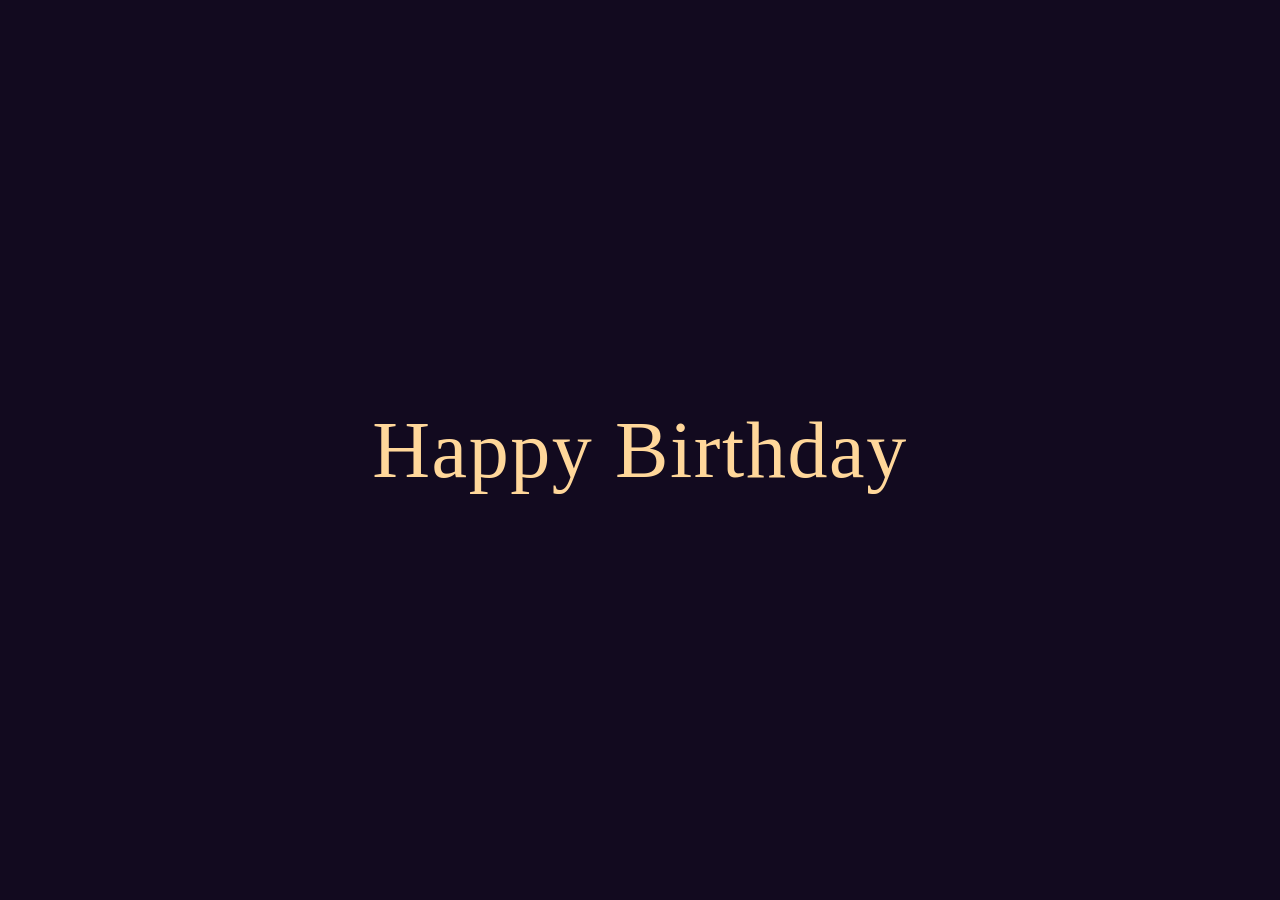
<file: index.html>
<!DOCTYPE html>
<html lang="en">
<head>
<meta charset="utf-8" />
<meta name="viewport" content="width=device-width, initial-scale=1" />
<title>Happy Birthday</title>
<meta name="theme-color" content="#120a1f" />
<style>
  html, body { height: 100%; margin: 0; }
  body {
    display: grid;
    place-items: center;
    padding: 16px;
    box-sizing: border-box;
    background: #120a1f;
    color: #ffd79a;
    font-family: Georgia, "Times New Roman", serif;
    text-align: center;
  }
  h1 {
    margin: 0;
    font-size: clamp(36px, 10vw, 80px);
    font-weight: 400;
    letter-spacing: .02em;
  }
</style>
</head>
<body>
<h1>Happy Birthday</h1>
</body>
</html>
</file>
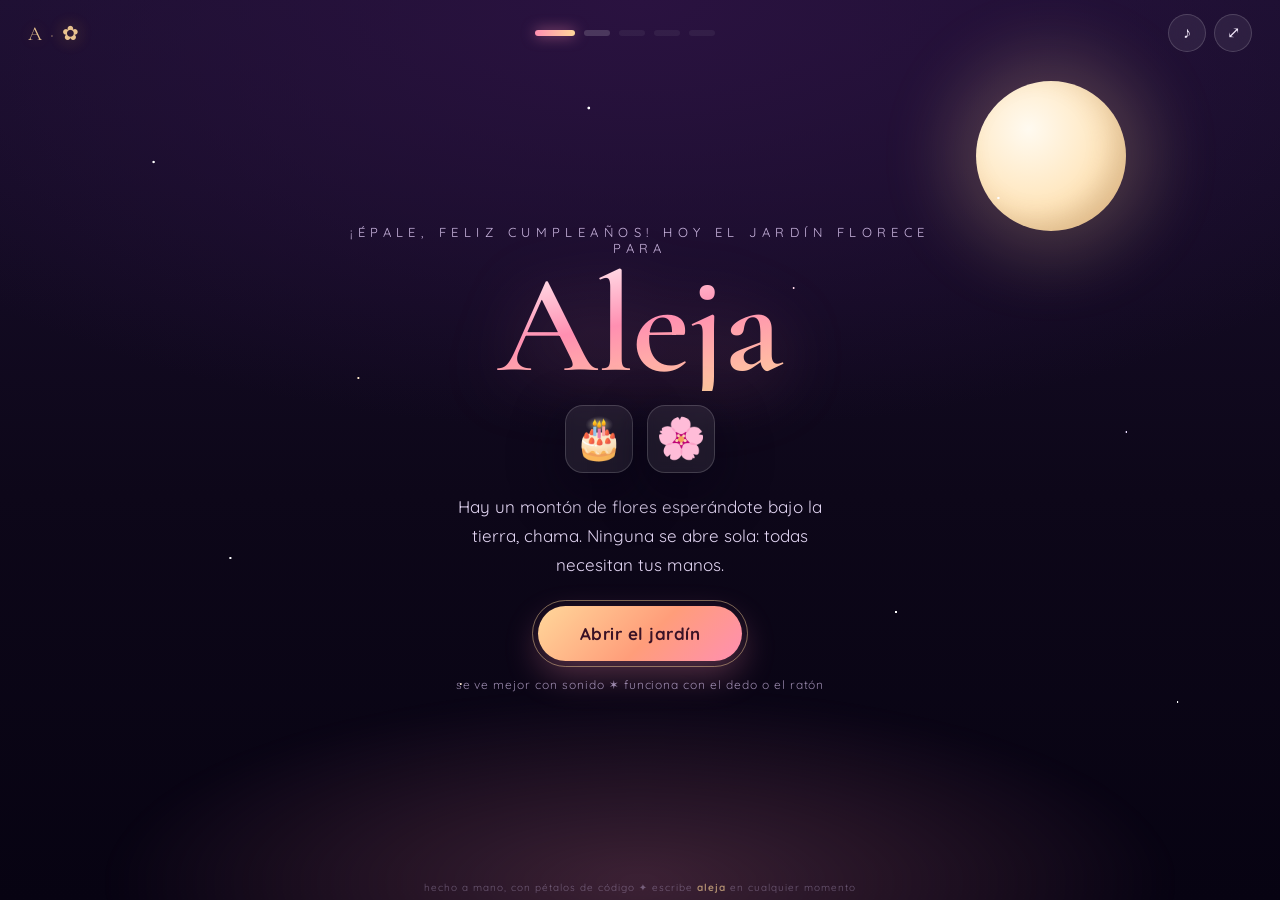
<file: Aleja/index.html>
<!DOCTYPE html>
<html lang="es">
<head>
<meta charset="utf-8" />
<meta name="viewport" content="width=device-width, initial-scale=1, viewport-fit=cover" />
<title>El jardín de Aleja</title>
<meta name="description" content="Una felicitación de cumpleaños interactiva hecha de flores para Aleja." />
<meta name="theme-color" content="#120a1f" />
<meta name="robots" content="noindex, nofollow" />
<link rel="icon" href="data:image/svg+xml,<svg xmlns='http://www.w3.org/2000/svg' viewBox='0 0 100 100'><text y='.9em' font-size='90'>🌸</text></svg>" />
<link rel="preconnect" href="https://fonts.googleapis.com" />
<link rel="preconnect" href="https://fonts.gstatic.com" crossorigin />
<link href="https://fonts.googleapis.com/css2?family=Cormorant+Garamond:ital,wght@0,400;0,600;1,400&family=Quicksand:wght@400;500;700&display=swap" rel="stylesheet" />
<link rel="stylesheet" href="css/styles.css" />
</head>
<body data-scene="intro">

<canvas id="fx" aria-hidden="true"></canvas>

<header class="topbar">
  <div class="brand" aria-hidden="true"><span id="brand-initial">A</span><i>·</i>✿</div>
  <nav class="dots" id="dots" aria-label="Capítulos"></nav>
  <div class="tools">
    <button class="icon-btn" id="btn-sound" aria-pressed="false" title="Música y sonidos">
      <span class="ico">♪</span>
    </button>
    <button class="icon-btn" id="btn-full" title="Pantalla completa">
      <span class="ico">⤢</span>
    </button>
  </div>
</header>

<main id="stage">

  <!-- ░░ 1 · PORTADA ░░ -->
  <section class="scene scene--center is-active" id="scene-intro" data-scene="intro">
    <div class="sky" aria-hidden="true">
      <div class="moon"></div>
      <div class="stars"></div>
      <div class="glow"></div>
    </div>
    <div class="intro-card">
      <p class="kicker">¡Épale, feliz cumpleaños! Hoy el jardín florece para</p>
      <h1 class="name" data-name>Aleja</h1>
      <div class="tiles" aria-hidden="true">
        <span>🎂</span><span>🌸</span>
      </div>
      <p class="lede">
        Hay un montón de flores esperándote bajo la tierra, chama. Ninguna se abre sola:
        todas necesitan tus manos.
      </p>
      <button class="btn btn--big" id="btn-start">
        <span>Abrir el jardín</span>
      </button>
      <p class="hint">se ve mejor con sonido ✶ funciona con el dedo o el ratón</p>
    </div>
  </section>

  <!-- ░░ 2 · EL JARDÍN ░░ -->
  <section class="scene" id="scene-garden" data-scene="garden">
    <canvas id="garden" aria-label="Jardín interactivo: mantén presionado para hacer crecer una flor"></canvas>
    <div class="hud hud--top">
      <div class="counter">
        <svg viewBox="0 0 36 36" class="ring" aria-hidden="true">
          <circle class="ring-bg" cx="18" cy="18" r="15.5"></circle>
          <circle class="ring-fg" id="ring-fg" cx="18" cy="18" r="15.5"></circle>
        </svg>
        <div class="counter-txt"><b id="count">0</b><small>/<span data-count>12</span> flores</small></div>
      </div>
      <p class="tip" id="garden-tip">Mantén presionado sobre la tierra ✦ suéltalo para florecer</p>
    </div>
    <div class="hud hud--bottom">
      <div class="whisper" id="whisper" aria-live="polite"></div>
      <button class="btn btn--ghost is-hidden" id="btn-to-cake">La torta te espera →</button>
    </div>
  </section>

  <!-- ░░ 3 · LA TARTA ░░ -->
  <section class="scene scene--center" id="scene-cake" data-scene="cake">
    <div class="cake-wrap">
      <h2 class="chapter">Pide un deseo</h2>
      <p class="chapter-sub" id="cake-sub">Sopla al micrófono, o apágalas con el dedo. Tú eliges la magia.</p>
      <div class="cake" id="cake">
        <div class="candles" id="candles"></div>
        <div class="tier tier--1"><span class="drip"></span></div>
        <div class="tier tier--2"><span class="drip"></span></div>
        <div class="tier tier--3"><span class="drip"></span></div>
        <div class="plate"></div>
      </div>
      <div class="cake-tools">
        <button class="btn btn--ghost" id="btn-mic">🎤 Soplar de verdad</button>
        <button class="btn btn--ghost" id="btn-blow">💨 Soplar todas</button>
      </div>
      <div class="wish is-hidden" id="wish">
        <p>Pide el deseo.</p>
        <button class="btn" id="btn-to-game">Ya lo pedí →</button>
      </div>
      <div class="mic-meter is-hidden" id="mic-meter"><i></i></div>
    </div>
  </section>

  <!-- ░░ 4 · MINIJUEGO ░░ -->
  <section class="scene" id="scene-game" data-scene="game">
    <canvas id="game" aria-label="Minijuego: atrapa los pétalos que caen"></canvas>
    <div class="hud hud--top">
      <div class="score">
        <b id="score">0</b><small>/<span data-count>12</span> pétalos</small>
        <div class="bar"><i id="score-bar"></i></div>
      </div>
      <p class="tip">Mueve la cesta ✦ dedo, ratón o flechas ← →</p>
    </div>
    <div class="hud hud--bottom">
      <div class="whisper" id="game-whisper" aria-live="polite"></div>
      <button class="btn btn--ghost is-hidden" id="btn-to-final">El ramo final →</button>
    </div>
  </section>

  <!-- ░░ 5 · FINAL ░░ -->
  <section class="scene" id="scene-final" data-scene="final">
    <canvas id="bouquet" aria-label="Ramo final: toca una flor para leer su deseo"></canvas>

    <div class="hud hud--top">
      <p class="tip" id="final-tip">Tu ramo ✦ toca cualquier flor: todas guardan un deseo</p>
    </div>

    <div class="hud hud--bottom">
      <div class="whisper" id="final-whisper" aria-live="polite"></div>
      <div class="final-tools">
        <button class="btn" id="btn-letter">Leer la carta</button>
        <button class="btn btn--ghost" id="btn-wishes">Todos los deseos</button>
        <button class="btn btn--ghost" id="btn-replay">Sembrar otra vez</button>
      </div>
    </div>

    <div class="sheet is-hidden" id="sheet">
      <div class="letter" id="letter">
        <button class="deck-close" id="sheet-close" title="Cerrar">✕</button>
        <h2>Feliz cumpleaños, <em data-name>Aleja</em></h2>
        <p class="letter-body" id="letter-body"></p>
        <p class="letter-sign">— con burda de cariño, hoy y siempre</p>
      </div>
    </div>

    <div class="deck is-hidden" id="deck">
      <button class="deck-close" id="deck-close" title="Cerrar">✕</button>
      <div class="deck-card" id="deck-card">
        <span class="deck-num" id="deck-num">01</span>
        <p id="deck-text"></p>
      </div>
      <div class="deck-nav">
        <button class="icon-btn" id="deck-prev" title="Anterior">‹</button>
        <span class="deck-of" id="deck-of">1 / 12</span>
        <button class="icon-btn" id="deck-next" title="Siguiente">›</button>
      </div>
    </div>
  </section>

</main>

<div class="egg" id="egg" aria-hidden="true"></div>
<p class="credit">hecho a mano, con pétalos de código ✦ escribe <b id="egg-word">aleja</b> en cualquier momento</p>

<script type="module" src="js/main.js"></script>
</body>
</html>
</file>
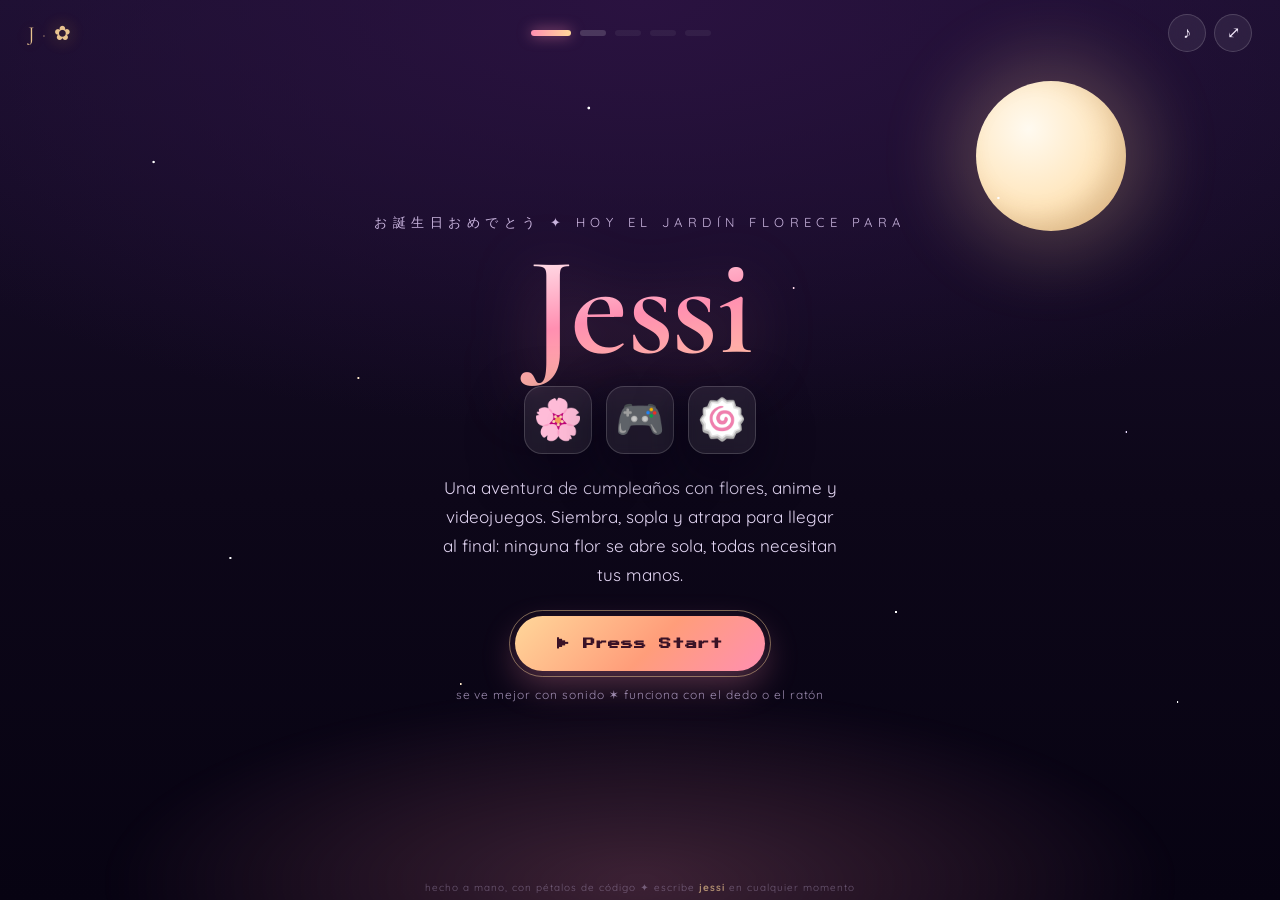
<file: Jessi/index.html>
<!DOCTYPE html>
<html lang="es">
<head>
<meta charset="utf-8" />
<meta name="viewport" content="width=device-width, initial-scale=1, viewport-fit=cover" />
<title>El jardín de Jessi</title>
<meta name="description" content="Una felicitación de cumpleaños interactiva con flores, anime y videojuegos para Jessi." />
<meta name="theme-color" content="#120a1f" />
<meta name="robots" content="noindex, nofollow" />
<link rel="icon" href="data:image/svg+xml,<svg xmlns='http://www.w3.org/2000/svg' viewBox='0 0 100 100'><text y='.9em' font-size='90'>🌸</text></svg>" />
<link rel="preconnect" href="https://fonts.googleapis.com" />
<link rel="preconnect" href="https://fonts.gstatic.com" crossorigin />
<link href="https://fonts.googleapis.com/css2?family=Cormorant+Garamond:ital,wght@0,400;0,600;1,400&family=Quicksand:wght@400;500;700&family=Press+Start+2P&display=swap" rel="stylesheet" />
<link rel="stylesheet" href="css/styles.css" />
</head>
<body data-scene="intro">

<canvas id="fx" aria-hidden="true"></canvas>

<header class="topbar">
  <div class="brand" aria-hidden="true"><span id="brand-initial">J</span><i>·</i>✿</div>
  <nav class="dots" id="dots" aria-label="Capítulos"></nav>
  <div class="tools">
    <button class="icon-btn" id="btn-sound" aria-pressed="false" title="Música y sonidos">
      <span class="ico">♪</span>
    </button>
    <button class="icon-btn" id="btn-full" title="Pantalla completa">
      <span class="ico">⤢</span>
    </button>
  </div>
</header>

<main id="stage">

  <!-- ░░ 1 · PORTADA ░░ -->
  <section class="scene scene--center is-active" id="scene-intro" data-scene="intro">
    <div class="sky" aria-hidden="true">
      <div class="moon"></div>
      <div class="stars"></div>
      <div class="glow"></div>
    </div>
    <div class="intro-card">
      <p class="kicker">お誕生日おめでとう ✦ hoy el jardín florece para</p>
      <h1 class="name" data-name>Jessi</h1>
      <div class="tiles" aria-hidden="true">
        <span>🌸</span><span>🎮</span><span>🍥</span>
      </div>
      <p class="lede">
        Una aventura de cumpleaños con flores, anime y videojuegos. Siembra, sopla y atrapa
        para llegar al final: ninguna flor se abre sola, todas necesitan tus manos.
      </p>
      <button class="btn btn--big btn--start" id="btn-start">
        <span>▶ Press Start</span>
      </button>
      <p class="hint">se ve mejor con sonido ✶ funciona con el dedo o el ratón</p>
    </div>
  </section>

  <!-- ░░ 2 · EL JARDÍN ░░ -->
  <section class="scene" id="scene-garden" data-scene="garden">
    <canvas id="garden" aria-label="Jardín interactivo: mantén presionado para hacer crecer una flor"></canvas>
    <div class="hud hud--top">
      <div class="counter">
        <svg viewBox="0 0 36 36" class="ring" aria-hidden="true">
          <circle class="ring-bg" cx="18" cy="18" r="15.5"></circle>
          <circle class="ring-fg" id="ring-fg" cx="18" cy="18" r="15.5"></circle>
        </svg>
        <div class="counter-txt"><b id="count">0</b><small>/<span data-count>12</span> flores</small></div>
      </div>
      <p class="tip" id="garden-tip">Mantén presionado sobre la tierra ✦ suéltalo para florecer</p>
    </div>
    <div class="hud hud--bottom">
      <div class="whisper" id="whisper" aria-live="polite"></div>
      <button class="btn btn--ghost is-hidden" id="btn-to-cake">La tarta te espera →</button>
    </div>
  </section>

  <!-- ░░ 3 · LA TARTA ░░ -->
  <section class="scene scene--center" id="scene-cake" data-scene="cake">
    <div class="cake-wrap">
      <h2 class="chapter">Pide un deseo</h2>
      <p class="chapter-sub" id="cake-sub">Sopla al micrófono, o apágalas con el dedo. Tú eliges la magia.</p>
      <div class="cake" id="cake">
        <div class="candles" id="candles"></div>
        <div class="tier tier--1"><span class="drip"></span></div>
        <div class="tier tier--2"><span class="drip"></span></div>
        <div class="tier tier--3"><span class="drip"></span></div>
        <div class="plate"></div>
      </div>
      <div class="cake-tools">
        <button class="btn btn--ghost" id="btn-mic">🎤 Soplar de verdad</button>
        <button class="btn btn--ghost" id="btn-blow">💨 Soplar todas</button>
      </div>
      <div class="wish is-hidden" id="wish">
        <p>Pide el deseo.</p>
        <button class="btn" id="btn-to-game">Ya lo pedí →</button>
      </div>
      <div class="mic-meter is-hidden" id="mic-meter"><i></i></div>
    </div>
  </section>

  <!-- ░░ 4 · MINIJUEGO ░░ -->
  <section class="scene" id="scene-game" data-scene="game">
    <canvas id="game" aria-label="Minijuego: atrapa los pétalos que caen"></canvas>
    <div class="hud hud--top">
      <div class="score">
        <b id="score">0</b><small>/<span data-count>12</span> pétalos</small>
        <div class="bar"><i id="score-bar"></i></div>
      </div>
      <p class="tip">Mueve la cesta ✦ dedo, ratón o flechas ← →</p>
    </div>
    <div class="hud hud--bottom">
      <div class="whisper" id="game-whisper" aria-live="polite"></div>
      <button class="btn btn--ghost is-hidden" id="btn-to-final">El ramo final →</button>
    </div>
  </section>

  <!-- ░░ 5 · FINAL ░░ -->
  <section class="scene" id="scene-final" data-scene="final">
    <canvas id="bouquet" aria-label="Ramo final: toca una flor para leer su deseo"></canvas>

    <div class="hud hud--top">
      <p class="tip" id="final-tip">Tu ramo ✦ toca cualquier flor: todas guardan un deseo</p>
    </div>

    <div class="hud hud--bottom">
      <div class="whisper" id="final-whisper" aria-live="polite"></div>
      <div class="final-tools">
        <button class="btn" id="btn-letter">Leer la carta</button>
        <button class="btn btn--ghost" id="btn-wishes">Todos los deseos</button>
        <button class="btn btn--ghost" id="btn-replay">New Game +</button>
      </div>
    </div>

    <div class="sheet is-hidden" id="sheet">
      <div class="letter" id="letter">
        <button class="deck-close" id="sheet-close" title="Cerrar">✕</button>
        <h2>Feliz cumpleaños, <em data-name>Jessi</em></h2>
        <p class="letter-body" id="letter-body"></p>
        <p class="letter-sign">— con cariño, y con muchas ganas de seguir conociéndote</p>
      </div>
    </div>

    <div class="deck is-hidden" id="deck">
      <button class="deck-close" id="deck-close" title="Cerrar">✕</button>
      <div class="deck-card" id="deck-card">
        <span class="deck-num" id="deck-num">01</span>
        <p id="deck-text"></p>
      </div>
      <div class="deck-nav">
        <button class="icon-btn" id="deck-prev" title="Anterior">‹</button>
        <span class="deck-of" id="deck-of">1 / 12</span>
        <button class="icon-btn" id="deck-next" title="Siguiente">›</button>
      </div>
    </div>
  </section>

</main>

<div class="egg" id="egg" aria-hidden="true"></div>
<div class="achv" id="achv" role="status" aria-live="polite">
  <span class="achv-ico" aria-hidden="true">🏆</span>
  <span class="achv-txt"><small>Logro desbloqueado</small><b id="achv-title"></b></span>
</div>
<p class="credit">hecho a mano, con pétalos de código ✦ escribe <b id="egg-word">jessi</b> en cualquier momento</p>

<script type="module" src="js/main.js"></script>
</body>
</html>
</file>
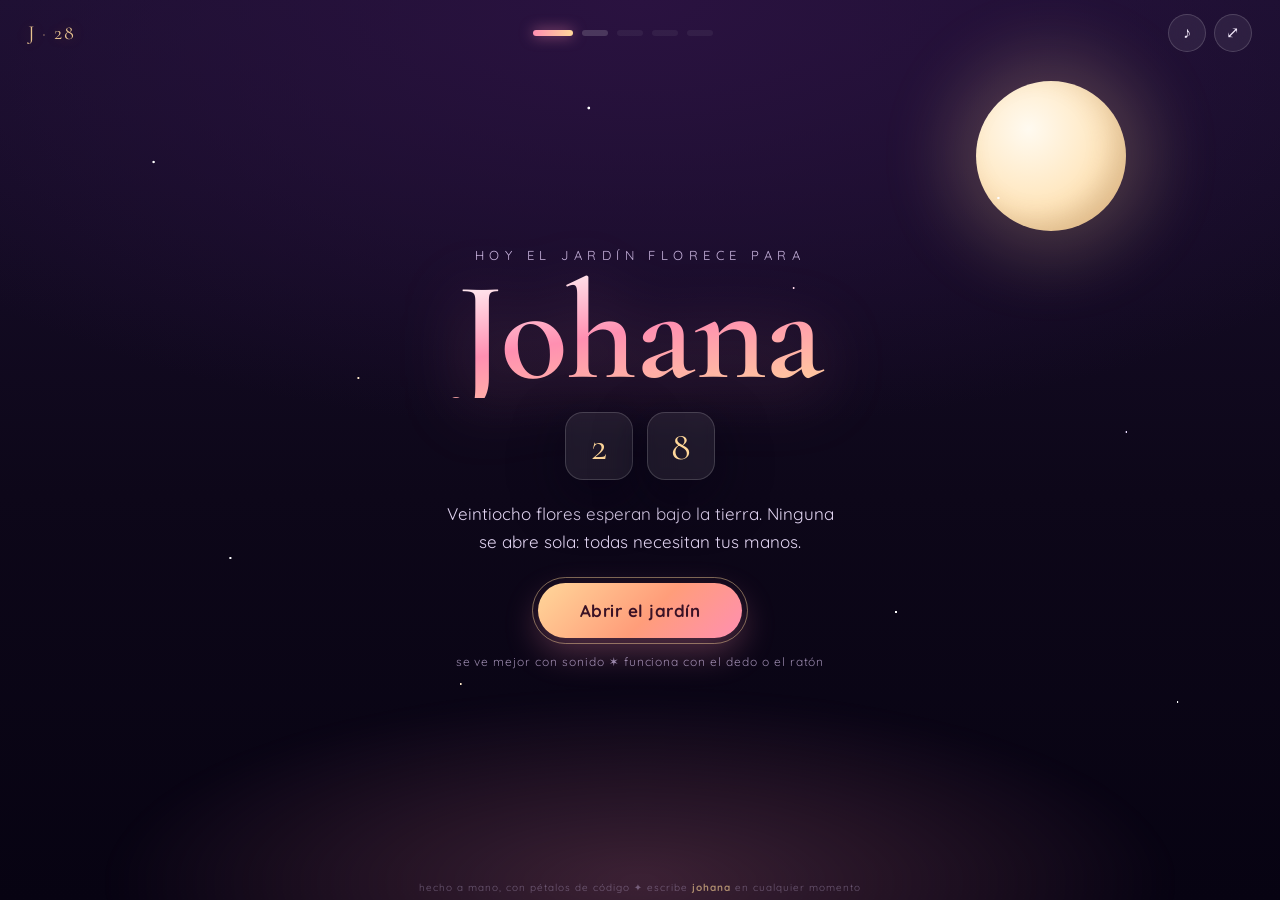
<file: Johana/index.html>
<!DOCTYPE html>
<html lang="es">
<head>
<meta charset="utf-8" />
<meta name="viewport" content="width=device-width, initial-scale=1, viewport-fit=cover" />
<title>El jardín de Johana · 28</title>
<meta name="description" content="Una felicitación de cumpleaños interactiva hecha de flores para Johana, que cumple 28." />
<meta name="theme-color" content="#120a1f" />
<meta name="robots" content="noindex, nofollow" />
<link rel="icon" href="data:image/svg+xml,<svg xmlns='http://www.w3.org/2000/svg' viewBox='0 0 100 100'><text y='.9em' font-size='90'>🌸</text></svg>" />
<link rel="preconnect" href="https://fonts.googleapis.com" />
<link rel="preconnect" href="https://fonts.gstatic.com" crossorigin />
<link href="https://fonts.googleapis.com/css2?family=Cormorant+Garamond:ital,wght@0,400;0,600;1,400&family=Quicksand:wght@400;500;700&display=swap" rel="stylesheet" />
<link rel="stylesheet" href="css/styles.css" />
</head>
<body data-scene="intro">

<canvas id="fx" aria-hidden="true"></canvas>

<header class="topbar">
  <div class="brand" aria-hidden="true">J<i>·</i>28</div>
  <nav class="dots" id="dots" aria-label="Capítulos"></nav>
  <div class="tools">
    <button class="icon-btn" id="btn-sound" aria-pressed="false" title="Música y sonidos">
      <span class="ico">♪</span>
    </button>
    <button class="icon-btn" id="btn-full" title="Pantalla completa">
      <span class="ico">⤢</span>
    </button>
  </div>
</header>

<main id="stage">

  <!-- ░░ 1 · PORTADA ░░ -->
  <section class="scene scene--center is-active" id="scene-intro" data-scene="intro">
    <div class="sky" aria-hidden="true">
      <div class="moon"></div>
      <div class="stars"></div>
      <div class="glow"></div>
    </div>
    <div class="intro-card">
      <p class="kicker">Hoy el jardín florece para</p>
      <h1 class="name">Johana</h1>
      <div class="age" aria-label="28 años">
        <span>2</span><span>8</span>
      </div>
      <p class="lede">
        Veintiocho flores esperan bajo la tierra. Ninguna se abre sola:
        todas necesitan tus manos.
      </p>
      <button class="btn btn--big" id="btn-start">
        <span>Abrir el jardín</span>
      </button>
      <p class="hint">se ve mejor con sonido ✶ funciona con el dedo o el ratón</p>
    </div>
  </section>

  <!-- ░░ 2 · EL JARDÍN ░░ -->
  <section class="scene" id="scene-garden" data-scene="garden">
    <canvas id="garden" aria-label="Jardín interactivo: mantén presionado para hacer crecer una flor"></canvas>
    <div class="hud hud--top">
      <div class="counter">
        <svg viewBox="0 0 36 36" class="ring" aria-hidden="true">
          <circle class="ring-bg" cx="18" cy="18" r="15.5"></circle>
          <circle class="ring-fg" id="ring-fg" cx="18" cy="18" r="15.5"></circle>
        </svg>
        <div class="counter-txt"><b id="count">0</b><small>/28 flores</small></div>
      </div>
      <p class="tip" id="garden-tip">Mantén presionado sobre la tierra ✦ suéltalo para florecer</p>
    </div>
    <div class="hud hud--bottom">
      <div class="whisper" id="whisper" aria-live="polite"></div>
      <button class="btn btn--ghost is-hidden" id="btn-to-cake">La tarta te espera →</button>
    </div>
  </section>

  <!-- ░░ 3 · LA TARTA ░░ -->
  <section class="scene scene--center" id="scene-cake" data-scene="cake">
    <div class="cake-wrap">
      <h2 class="chapter">Veintiocho velas</h2>
      <p class="chapter-sub" id="cake-sub">Sopla al micrófono, o apágalas con el dedo. Tú eliges la magia.</p>
      <div class="cake" id="cake">
        <div class="candles" id="candles"></div>
        <div class="tier tier--1"><span class="drip"></span></div>
        <div class="tier tier--2"><span class="drip"></span></div>
        <div class="tier tier--3"><span class="drip"></span></div>
        <div class="plate"></div>
      </div>
      <div class="cake-tools">
        <button class="btn btn--ghost" id="btn-mic">🎤 Soplar de verdad</button>
        <button class="btn btn--ghost" id="btn-blow">💨 Soplar todas</button>
      </div>
      <div class="wish is-hidden" id="wish">
        <p>Pide el deseo.</p>
        <button class="btn" id="btn-to-game">Ya lo pedí →</button>
      </div>
      <div class="mic-meter is-hidden" id="mic-meter"><i></i></div>
    </div>
  </section>

  <!-- ░░ 4 · MINIJUEGO ░░ -->
  <section class="scene" id="scene-game" data-scene="game">
    <canvas id="game" aria-label="Minijuego: atrapa los pétalos que caen"></canvas>
    <div class="hud hud--top">
      <div class="score">
        <b id="score">0</b><small>/28 pétalos</small>
        <div class="bar"><i id="score-bar"></i></div>
      </div>
      <p class="tip">Mueve la cesta ✦ dedo, ratón o flechas ← →</p>
    </div>
    <div class="hud hud--bottom">
      <div class="whisper" id="game-whisper" aria-live="polite"></div>
      <button class="btn btn--ghost is-hidden" id="btn-to-final">El ramo final →</button>
    </div>
  </section>

  <!-- ░░ 5 · FINAL ░░ -->
  <section class="scene" id="scene-final" data-scene="final">
    <canvas id="bouquet" aria-label="Ramo final: toca una flor para leer su deseo"></canvas>

    <div class="hud hud--top">
      <p class="tip" id="final-tip">Tu ramo ✦ toca cualquier flor: todas guardan un deseo</p>
    </div>

    <div class="hud hud--bottom">
      <div class="whisper" id="final-whisper" aria-live="polite"></div>
      <div class="final-tools">
        <button class="btn" id="btn-letter">Leer la carta</button>
        <button class="btn btn--ghost" id="btn-wishes">Los 28 deseos</button>
        <button class="btn btn--ghost" id="btn-replay">Sembrar otra vez</button>
      </div>
    </div>

    <div class="sheet is-hidden" id="sheet">
      <div class="letter" id="letter">
        <button class="deck-close" id="sheet-close" title="Cerrar">✕</button>
        <h2>Feliz cumpleaños, <em>Johana</em></h2>
        <p class="letter-body" id="letter-body"></p>
        <p class="letter-sign">— con cariño, hoy y los 364 días restantes</p>
      </div>
    </div>

    <div class="deck is-hidden" id="deck">
      <button class="deck-close" id="deck-close" title="Cerrar">✕</button>
      <div class="deck-card" id="deck-card">
        <span class="deck-num" id="deck-num">01</span>
        <p id="deck-text"></p>
      </div>
      <div class="deck-nav">
        <button class="icon-btn" id="deck-prev" title="Anterior">‹</button>
        <span class="deck-of" id="deck-of">1 / 28</span>
        <button class="icon-btn" id="deck-next" title="Siguiente">›</button>
      </div>
    </div>
  </section>

</main>

<div class="egg" id="egg" aria-hidden="true"></div>
<p class="credit">hecho a mano, con pétalos de código ✦ escribe <b>johana</b> en cualquier momento</p>

<script type="module" src="js/main.js"></script>
</body>
</html>
</file>
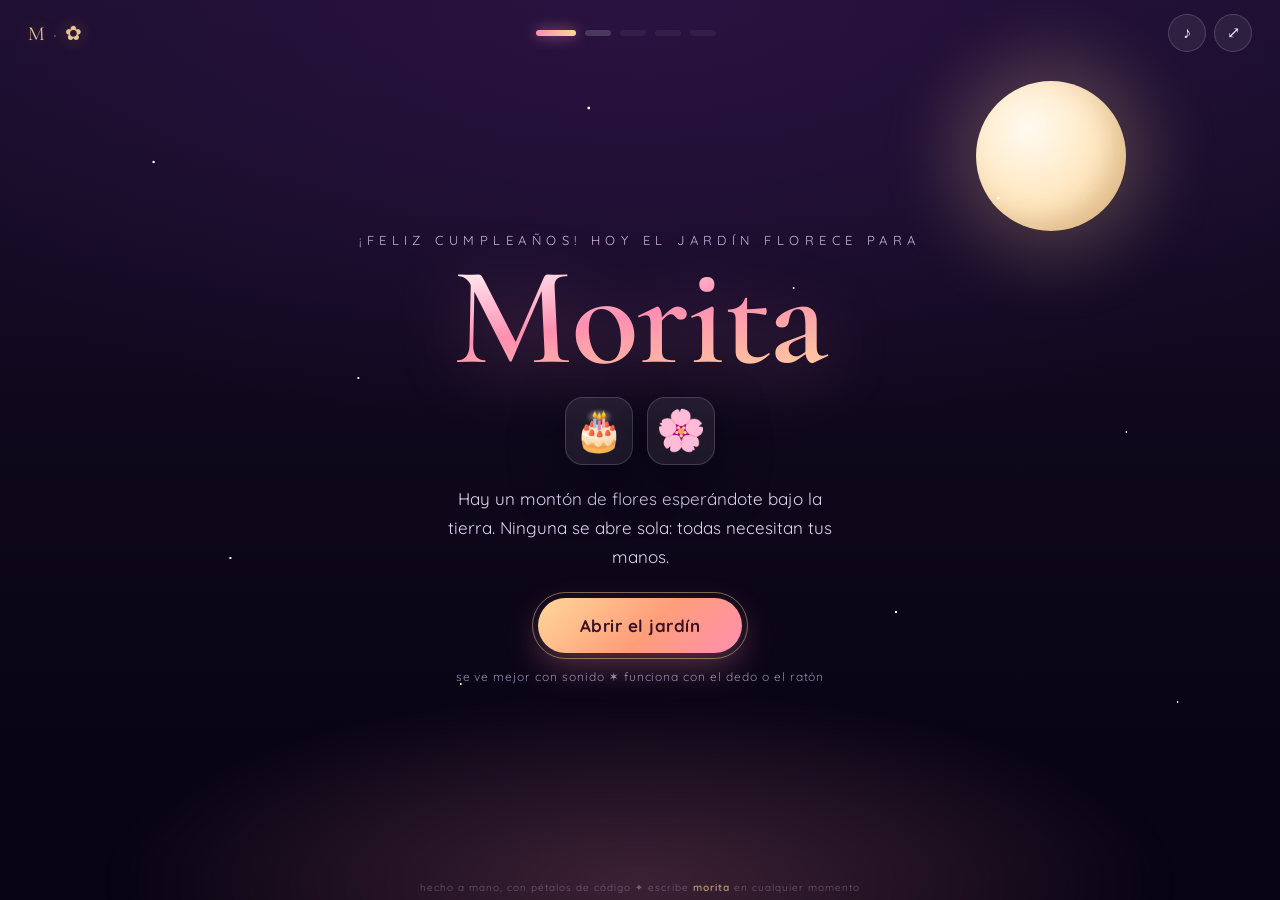
<file: Morita/index.html>
<!DOCTYPE html>
<html lang="es">
<head>
<meta charset="utf-8" />
<meta name="viewport" content="width=device-width, initial-scale=1, viewport-fit=cover" />
<title>El jardín de Morita</title>
<meta name="description" content="Una felicitación de cumpleaños interactiva hecha de flores para mi amiga Morita." />
<meta name="theme-color" content="#120a1f" />
<meta name="robots" content="noindex, nofollow" />
<link rel="icon" href="data:image/svg+xml,<svg xmlns='http://www.w3.org/2000/svg' viewBox='0 0 100 100'><text y='.9em' font-size='90'>🌸</text></svg>" />
<link rel="preconnect" href="https://fonts.googleapis.com" />
<link rel="preconnect" href="https://fonts.gstatic.com" crossorigin />
<link href="https://fonts.googleapis.com/css2?family=Cormorant+Garamond:ital,wght@0,400;0,600;1,400&family=Quicksand:wght@400;500;700&display=swap" rel="stylesheet" />
<link rel="stylesheet" href="css/styles.css" />
</head>
<body data-scene="intro">

<canvas id="fx" aria-hidden="true"></canvas>

<header class="topbar">
  <div class="brand" aria-hidden="true"><span id="brand-initial">M</span><i>·</i>✿</div>
  <nav class="dots" id="dots" aria-label="Capítulos"></nav>
  <div class="tools">
    <button class="icon-btn" id="btn-sound" aria-pressed="false" title="Música y sonidos">
      <span class="ico">♪</span>
    </button>
    <button class="icon-btn" id="btn-full" title="Pantalla completa">
      <span class="ico">⤢</span>
    </button>
  </div>
</header>

<main id="stage">

  <!-- ░░ 1 · PORTADA ░░ -->
  <section class="scene scene--center is-active" id="scene-intro" data-scene="intro">
    <div class="sky" aria-hidden="true">
      <div class="moon"></div>
      <div class="stars"></div>
      <div class="glow"></div>
    </div>
    <div class="intro-card">
      <p class="kicker">¡Feliz cumpleaños! Hoy el jardín florece para</p>
      <h1 class="name" data-name>Morita</h1>
      <div class="tiles" aria-hidden="true">
        <span>🎂</span><span>🌸</span>
      </div>
      <p class="lede">
        Hay un montón de flores esperándote bajo la tierra. Ninguna se abre sola:
        todas necesitan tus manos.
      </p>
      <button class="btn btn--big" id="btn-start">
        <span>Abrir el jardín</span>
      </button>
      <p class="hint">se ve mejor con sonido ✶ funciona con el dedo o el ratón</p>
    </div>
  </section>

  <!-- ░░ 2 · EL JARDÍN ░░ -->
  <section class="scene" id="scene-garden" data-scene="garden">
    <canvas id="garden" aria-label="Jardín interactivo: mantén presionado para hacer crecer una flor"></canvas>
    <div class="hud hud--top">
      <div class="counter">
        <svg viewBox="0 0 36 36" class="ring" aria-hidden="true">
          <circle class="ring-bg" cx="18" cy="18" r="15.5"></circle>
          <circle class="ring-fg" id="ring-fg" cx="18" cy="18" r="15.5"></circle>
        </svg>
        <div class="counter-txt"><b id="count">0</b><small>/<span data-count>12</span> flores</small></div>
      </div>
      <p class="tip" id="garden-tip">Mantén presionado sobre la tierra ✦ suéltalo para florecer</p>
    </div>
    <div class="hud hud--bottom">
      <div class="whisper" id="whisper" aria-live="polite"></div>
      <button class="btn btn--ghost is-hidden" id="btn-to-cake">La tarta te espera →</button>
    </div>
  </section>

  <!-- ░░ 3 · LA TARTA ░░ -->
  <section class="scene scene--center" id="scene-cake" data-scene="cake">
    <div class="cake-wrap">
      <h2 class="chapter">Pide un deseo</h2>
      <p class="chapter-sub" id="cake-sub">Sopla al micrófono, o apágalas con el dedo. Tú eliges la magia.</p>
      <div class="cake" id="cake">
        <div class="candles" id="candles"></div>
        <div class="tier tier--1"><span class="drip"></span></div>
        <div class="tier tier--2"><span class="drip"></span></div>
        <div class="tier tier--3"><span class="drip"></span></div>
        <div class="plate"></div>
      </div>
      <div class="cake-tools">
        <button class="btn btn--ghost" id="btn-mic">🎤 Soplar de verdad</button>
        <button class="btn btn--ghost" id="btn-blow">💨 Soplar todas</button>
      </div>
      <div class="wish is-hidden" id="wish">
        <p>Pide el deseo.</p>
        <button class="btn" id="btn-to-game">Ya lo pedí →</button>
      </div>
      <div class="mic-meter is-hidden" id="mic-meter"><i></i></div>
    </div>
  </section>

  <!-- ░░ 4 · MINIJUEGO ░░ -->
  <section class="scene" id="scene-game" data-scene="game">
    <canvas id="game" aria-label="Minijuego: atrapa los pétalos que caen"></canvas>
    <div class="hud hud--top">
      <div class="score">
        <b id="score">0</b><small>/<span data-count>12</span> pétalos</small>
        <div class="bar"><i id="score-bar"></i></div>
      </div>
      <p class="tip">Mueve la cesta ✦ dedo, ratón o flechas ← →</p>
    </div>
    <div class="hud hud--bottom">
      <div class="whisper" id="game-whisper" aria-live="polite"></div>
      <button class="btn btn--ghost is-hidden" id="btn-to-final">El ramo final →</button>
    </div>
  </section>

  <!-- ░░ 5 · FINAL ░░ -->
  <section class="scene" id="scene-final" data-scene="final">
    <canvas id="bouquet" aria-label="Ramo final: toca una flor para leer su deseo"></canvas>

    <div class="hud hud--top">
      <p class="tip" id="final-tip">Tu ramo ✦ toca cualquier flor: todas guardan un deseo</p>
    </div>

    <div class="hud hud--bottom">
      <div class="whisper" id="final-whisper" aria-live="polite"></div>
      <div class="final-tools">
        <button class="btn" id="btn-letter">Leer la carta</button>
        <button class="btn btn--ghost" id="btn-wishes">Todos los deseos</button>
        <button class="btn btn--ghost" id="btn-replay">Sembrar otra vez</button>
      </div>
    </div>

    <div class="sheet is-hidden" id="sheet">
      <div class="letter" id="letter">
        <button class="deck-close" id="sheet-close" title="Cerrar">✕</button>
        <h2>Feliz cumpleaños, <em data-name>Morita</em></h2>
        <p class="letter-body" id="letter-body"></p>
        <p class="letter-sign">— con todo mi cariño, hoy y los otros 364 días</p>
      </div>
    </div>

    <div class="deck is-hidden" id="deck">
      <button class="deck-close" id="deck-close" title="Cerrar">✕</button>
      <div class="deck-card" id="deck-card">
        <span class="deck-num" id="deck-num">01</span>
        <p id="deck-text"></p>
      </div>
      <div class="deck-nav">
        <button class="icon-btn" id="deck-prev" title="Anterior">‹</button>
        <span class="deck-of" id="deck-of">1 / 12</span>
        <button class="icon-btn" id="deck-next" title="Siguiente">›</button>
      </div>
    </div>
  </section>

</main>

<div class="egg" id="egg" aria-hidden="true"></div>
<p class="credit">hecho a mano, con pétalos de código ✦ escribe <b id="egg-word">morita</b> en cualquier momento</p>

<script type="module" src="js/main.js"></script>
</body>
</html>
</file>
<file: Aleja/css/styles.css>
/* ───────────────────────────────────────────────
   El jardín de Aleja
   Paleta nocturna + pétalos cálidos
   ─────────────────────────────────────────────── */

:root{
  --night-1:#0d0719;
  --night-2:#1a0f2e;
  --night-3:#2b1540;
  --plum:#3b1d52;
  --rose:#ff8fb1;
  --rose-deep:#e0507f;
  --coral:#ff9d7a;
  --gold:#ffd79a;
  --gold-hot:#ffb347;
  --cream:#fff4ea;
  --ink:#f6ecff;
  --muted:#c9b4de;
  --glass:rgba(255,255,255,.07);
  --glass-line:rgba(255,255,255,.16);
  --shadow:0 18px 50px rgba(8,2,20,.55);
  --serif:"Cormorant Garamond",Georgia,serif;
  --sans:"Quicksand",system-ui,-apple-system,"Segoe UI",sans-serif;
  --ease:cubic-bezier(.22,.9,.26,1);
}

*,*::before,*::after{box-sizing:border-box}

html,body{height:100%}
body{
  margin:0;
  font-family:var(--sans);
  color:var(--ink);
  background:
    radial-gradient(120% 80% at 50% 0%, #2a1240 0%, transparent 60%),
    linear-gradient(180deg,var(--night-2) 0%,var(--night-1) 55%,#070312 100%);
  overflow:hidden;
  -webkit-tap-highlight-color:transparent;
  overscroll-behavior:none;
}

/* ── capa global de partículas ───────────────── */
#fx{
  position:fixed; inset:0;
  width:100%; height:100%;
  pointer-events:none;
  z-index:60;
}

/* ── barra superior ──────────────────────────── */
.topbar{
  position:fixed; top:0; left:0; right:0;
  z-index:50;
  display:flex; align-items:center; justify-content:space-between;
  gap:12px;
  padding:14px clamp(14px,3vw,28px);
  padding-top:max(14px,env(safe-area-inset-top));
  pointer-events:none;
}
.topbar > *{pointer-events:auto}

.brand{
  font-family:var(--serif);
  font-size:20px; letter-spacing:.14em;
  color:var(--gold);
  text-shadow:0 0 18px rgba(255,179,71,.45);
  opacity:.9;
}
.brand i{opacity:.5; font-style:normal; margin:0 .25em}

.dots{display:flex; gap:9px; align-items:center}
.dot{
  width:26px; height:6px; border:0; padding:0;
  border-radius:99px;
  background:rgba(255,255,255,.16);
  cursor:pointer;
  transition:background .35s var(--ease), width .35s var(--ease), transform .2s;
}
.dot:hover{background:rgba(255,255,255,.32)}
.dot[disabled]{cursor:not-allowed; opacity:.35}
.dot.is-on{
  width:40px;
  background:linear-gradient(90deg,var(--rose),var(--gold));
  box-shadow:0 0 14px rgba(255,143,177,.6);
}

.tools{display:flex; gap:8px}
.icon-btn{
  width:38px; height:38px;
  display:grid; place-items:center;
  border-radius:50%;
  border:1px solid var(--glass-line);
  background:var(--glass);
  backdrop-filter:blur(8px);
  color:var(--ink);
  font-size:16px; line-height:1;
  cursor:pointer;
  transition:transform .2s var(--ease), background .25s, border-color .25s;
}
.icon-btn:hover{transform:translateY(-2px); background:rgba(255,255,255,.14)}
.icon-btn[aria-pressed="true"]{
  color:#2b1033;
  background:linear-gradient(140deg,var(--gold),var(--coral));
  border-color:transparent;
}
#btn-sound .ico{display:block; transition:transform .3s}
#btn-sound[aria-pressed="true"] .ico{animation:beat 1.6s infinite}
@keyframes beat{0%,100%{transform:scale(1)}50%{transform:scale(1.22)}}

/* ── escenario / escenas ─────────────────────── */
#stage{position:fixed; inset:0}
.scene{
  position:absolute; inset:0;
  opacity:0; visibility:hidden;
  transform:scale(1.03);
  transition:opacity .8s var(--ease), transform .9s var(--ease), visibility .8s;
}
.scene.is-active{opacity:1; visibility:visible; transform:none}
.scene--center{
  display:grid; place-items:center;
  padding:88px clamp(18px,5vw,40px) 72px;
  overflow-y:auto;
}
.scene canvas{
  position:absolute; inset:0;
  width:100%; height:100%;
  display:block;
  touch-action:none;
}

/* ── cielo de la portada ─────────────────────── */
.sky{position:absolute; inset:0; overflow:hidden}
.moon{
  position:absolute; top:9%; right:12%;
  width:min(22vmin,150px); aspect-ratio:1;
  border-radius:50%;
  background:radial-gradient(circle at 35% 32%,#fffaf0,#ffe6bd 55%,#f0c58a);
  box-shadow:0 0 70px 24px rgba(255,214,154,.22), inset -14px -10px 26px rgba(120,80,40,.18);
  animation:floaty 14s ease-in-out infinite;
}
@keyframes floaty{0%,100%{transform:translateY(0)}50%{transform:translateY(-14px)}}
.stars{
  position:absolute; inset:0;
  background-image:
    radial-gradient(1.6px 1.6px at 12% 18%, #fff 50%, transparent),
    radial-gradient(1.4px 1.4px at 28% 42%, #ffe9c9 50%, transparent),
    radial-gradient(1.8px 1.8px at 46% 12%, #fff 50%, transparent),
    radial-gradient(1.3px 1.3px at 62% 32%, #ffd8ea 50%, transparent),
    radial-gradient(1.6px 1.6px at 78% 22%, #fff 50%, transparent),
    radial-gradient(1.2px 1.2px at 88% 48%, #e9dcff 50%, transparent),
    radial-gradient(1.5px 1.5px at 18% 62%, #fff 50%, transparent),
    radial-gradient(1.2px 1.2px at 36% 76%, #ffe9c9 50%, transparent),
    radial-gradient(1.4px 1.4px at 70% 68%, #fff 50%, transparent),
    radial-gradient(1.1px 1.1px at 92% 78%, #fff 50%, transparent);
  animation:twinkle 5.5s ease-in-out infinite;
}
@keyframes twinkle{0%,100%{opacity:.55}50%{opacity:1}}
.sky .glow{
  position:absolute; left:50%; bottom:-28vmin; translate:-50% 0;
  width:120vmax; height:60vmin;
  background:radial-gradient(50% 50% at 50% 50%, rgba(255,143,177,.22), transparent 70%);
  filter:blur(10px);
}

/* ── tarjeta de portada ──────────────────────── */
.intro-card{
  position:relative; z-index:2;
  width:min(620px,100%);
  text-align:center;
  animation:rise 1.1s var(--ease) both;
}
@keyframes rise{from{opacity:0; transform:translateY(26px)}to{opacity:1; transform:none}}

.kicker{
  margin:0 0 6px;
  font-size:clamp(11px,2.6vw,13px);
  letter-spacing:.42em; text-transform:uppercase;
  color:var(--muted);
}
.name{
  margin:0;
  font-family:var(--serif);
  font-weight:600;
  font-size:clamp(58px,17vw,140px);
  line-height:.92;
  letter-spacing:-.01em;
  background:linear-gradient(170deg,#fff 10%,var(--rose) 48%,var(--gold) 92%);
  -webkit-background-clip:text; background-clip:text;
  -webkit-text-fill-color:transparent;
  filter:drop-shadow(0 10px 34px rgba(255,143,177,.3));
}
.tiles{
  display:flex; justify-content:center; gap:clamp(6px,2vw,14px);
  margin:14px 0 20px;
}
.tiles span{
  display:grid; place-items:center;
  width:clamp(46px,13vw,68px); aspect-ratio:1;
  border-radius:18px;
  border:1px solid var(--glass-line);
  background:var(--glass);
  backdrop-filter:blur(6px);
  font-family:var(--serif); font-size:clamp(26px,8vw,40px);
  color:var(--gold);
  box-shadow:var(--shadow);
  animation:tilt 6s ease-in-out infinite;
}
.tiles span:last-child{animation-delay:-3s}
@keyframes tilt{0%,100%{transform:rotate(-3deg)}50%{transform:rotate(3deg)}}

.lede{
  max-width:40ch; margin:0 auto 26px;
  font-size:clamp(14px,3.6vw,17px);
  line-height:1.7; color:#e3d6f3;
}
.hint{
  margin:16px 0 0;
  font-size:12px; letter-spacing:.08em; color:var(--muted); opacity:.75;
}

/* ── botones ─────────────────────────────────── */
.btn{
  position:relative;
  border:0; cursor:pointer;
  font-family:var(--sans); font-weight:700;
  font-size:15px; letter-spacing:.03em;
  color:#3a1226;
  padding:14px 30px;
  border-radius:99px;
  background:linear-gradient(135deg,var(--gold) 0%,var(--coral) 55%,var(--rose) 100%);
  box-shadow:0 14px 34px rgba(255,143,177,.3);
  transition:transform .22s var(--ease), box-shadow .22s, filter .22s;
}
.btn:hover{transform:translateY(-3px) scale(1.02); box-shadow:0 20px 44px rgba(255,143,177,.42)}
.btn:active{transform:translateY(0) scale(.99)}
.btn--big{padding:17px 42px; font-size:17px}
.btn--big::after{
  content:""; position:absolute; inset:-6px;
  border-radius:99px; border:1px solid rgba(255,215,154,.45);
  animation:halo 2.6s ease-out infinite;
}
@keyframes halo{
  0%{transform:scale(.96); opacity:.9}
  100%{transform:scale(1.18); opacity:0}
}
.btn--ghost{
  background:var(--glass);
  border:1px solid var(--glass-line);
  color:var(--ink);
  backdrop-filter:blur(8px);
  box-shadow:none;
  font-weight:500;
}
.btn--ghost:hover{background:rgba(255,255,255,.15); box-shadow:0 10px 26px rgba(0,0,0,.3)}

.is-hidden{display:none !important}

/* ── HUD ─────────────────────────────────────── */
.hud{
  position:absolute; left:0; right:0;
  z-index:12;
  display:flex; flex-direction:column; align-items:center; gap:10px;
  padding:0 clamp(14px,4vw,30px);
  pointer-events:none;
}
.hud > *{pointer-events:auto}
.hud--top{top:clamp(64px,10vh,86px)}
.hud--bottom{bottom:max(22px,env(safe-area-inset-bottom)); justify-content:flex-end}

.counter{
  display:flex; align-items:center; gap:12px;
  padding:9px 18px 9px 10px;
  border-radius:99px;
  border:1px solid var(--glass-line);
  background:rgba(20,8,36,.42);
  backdrop-filter:blur(10px);
  box-shadow:var(--shadow);
}
.ring{width:40px; height:40px; transform:rotate(-90deg)}
.ring circle{fill:none; stroke-width:3; stroke-linecap:round}
.ring-bg{stroke:rgba(255,255,255,.14)}
.ring-fg{
  stroke:var(--rose);
  stroke-dasharray:97.4;
  stroke-dashoffset:97.4;
  transition:stroke-dashoffset .6s var(--ease);
  filter:drop-shadow(0 0 6px rgba(255,143,177,.8));
}
.counter-txt{display:flex; align-items:baseline; gap:5px; font-variant-numeric:tabular-nums}
.counter-txt b{font-size:22px; color:var(--gold); font-weight:700}
.counter-txt small{font-size:11px; letter-spacing:.14em; text-transform:uppercase; color:var(--muted)}

.tip{
  margin:0;
  font-size:clamp(11px,3vw,13px);
  letter-spacing:.1em;
  color:#dbc9f0; text-align:center;
  text-shadow:0 2px 14px rgba(0,0,0,.7);
  opacity:.85;
  transition:opacity .5s;
}
.tip.is-dim{opacity:.25}

.whisper{
  min-height:2.6em;
  max-width:34ch;
  text-align:center;
  font-family:var(--serif);
  font-size:clamp(17px,4.4vw,24px);
  font-style:italic;
  line-height:1.4;
  color:var(--cream);
  text-shadow:0 2px 20px rgba(0,0,0,.8);
}
.whisper span{
  display:inline-block;
  white-space:pre;
  opacity:0;
  animation:word .6s var(--ease) forwards;
}
@keyframes word{from{opacity:0; transform:translateY(10px) rotate(2deg)}to{opacity:1; transform:none}}

/* ── puntuación del minijuego ────────────────── */
.score{
  display:flex; align-items:baseline; gap:7px; flex-wrap:wrap;
  justify-content:center;
  padding:10px 20px 14px;
  border-radius:20px;
  border:1px solid var(--glass-line);
  background:rgba(20,8,36,.42);
  backdrop-filter:blur(10px);
}
.score b{font-size:24px; color:var(--gold); font-variant-numeric:tabular-nums}
.score small{font-size:11px; letter-spacing:.14em; text-transform:uppercase; color:var(--muted)}
.bar{
  flex:0 0 100%;
  height:5px; margin-top:8px;
  border-radius:99px; overflow:hidden;
  background:rgba(255,255,255,.14);
}
.bar i{
  display:block; height:100%; width:0%;
  border-radius:99px;
  background:linear-gradient(90deg,var(--rose),var(--gold));
  transition:width .35s var(--ease);
}

/* ── tarta ───────────────────────────────────── */
.cake-wrap{
  position:relative; z-index:2;
  width:min(560px,100%);
  text-align:center;
}
.chapter{
  font-family:var(--serif); font-weight:600;
  font-size:clamp(30px,8vw,52px);
  margin:0 0 6px;
  background:linear-gradient(120deg,#fff,var(--gold));
  -webkit-background-clip:text; background-clip:text; -webkit-text-fill-color:transparent;
}
.chapter-sub{
  margin:0 auto 26px; max-width:34ch;
  font-size:clamp(13px,3.4vw,15px); line-height:1.6; color:#dccbf0;
}

.cake{
  position:relative;
  width:min(440px,88vw);
  margin:0 auto;
  padding-top:clamp(70px,22vw,96px);
  filter:drop-shadow(0 26px 40px rgba(0,0,0,.55));
  transition:filter .8s var(--ease);
}
.cake.is-dark{filter:drop-shadow(0 26px 40px rgba(0,0,0,.55)) brightness(.62) saturate(.8) contrast(.95)}

/* 12 velas = 2 filas de 6 sobre el piso superior */
.candles{
  position:absolute; top:0; left:50%;
  translate:-50% 0;
  width:34%;
  height:clamp(78px,24vw,104px);
  display:grid;
  grid-template-columns:repeat(6,1fr);
  align-content:end;
  justify-items:center; align-items:end;
  row-gap:clamp(14px,4vw,20px);
}
/* la fila de atrás, un poco más pequeña: da profundidad */
.candle:nth-child(-n+6){
  transform:scale(.86);
  transform-origin:50% 100%;
  opacity:.9;
}
.candle{
  position:relative;
  width:clamp(5px,1.6vw,8px);
  height:clamp(20px,6vw,30px);
  border:0; padding:0;
  border-radius:3px 3px 1px 1px;
  background:repeating-linear-gradient(135deg,#ffeaf2 0 3px,#ff9ec0 3px 6px);
  cursor:pointer;
  transition:filter .25s, transform .25s;
}
.candle:hover{filter:brightness(1.25)}
.candle::after{
  content:""; position:absolute; left:50%; top:-4px; translate:-50% 0;
  width:1.5px; height:5px; background:#4a3a46; border-radius:2px;
}
.flame{
  position:absolute; left:50%; top:0;
  width:clamp(7px,2.2vw,10px); height:clamp(13px,3.8vw,17px);
  border-radius:50% 50% 46% 46%;
  background:radial-gradient(ellipse at 50% 78%, #fff8d0 0%, var(--gold-hot) 42%, #ff6a3d 76%, rgba(255,80,40,0) 100%);
  box-shadow:0 0 11px 3px rgba(255,170,60,.38);
  transform:translate(-50%,-100%);
  transform-origin:50% 100%;
  animation:flicker .22s infinite alternate ease-in-out;
  transition:opacity .3s, filter .3s;
  pointer-events:none;
}
@keyframes flicker{
  from{transform:translate(-50%,-100%) scale(1) skewX(-3deg)}
  to{transform:translate(-50%,-100%) scale(1.14,.92) skewX(5deg)}
}
.candle.is-out .flame{opacity:0; animation:none}
.candle.is-out{filter:saturate(.5) brightness(.72)}
.candle.is-weak .flame{filter:brightness(.8) saturate(.9); opacity:.8}

.smoke{
  position:absolute; left:50%; top:-8px;
  width:5px; height:18px;
  translate:-50% 0;
  border-radius:99px;
  background:linear-gradient(0deg,rgba(226,216,236,.55),transparent);
  animation:smoke 1.4s ease-out forwards;
  pointer-events:none;
}
@keyframes smoke{
  0%{opacity:.75; transform:translate(-50%,0) scale(.6)}
  100%{opacity:0; transform:translate(-50%,-40px) scale(1.6) rotate(14deg)}
}

.tier{position:relative; margin:0 auto; border-radius:14px 14px 10px 10px}
.tier--1{width:58%; height:clamp(34px,10vw,50px); background:linear-gradient(180deg,#ffd9e6,#f2a7c4 65%,#e089ab)}
.tier--2{width:78%; height:clamp(40px,12vw,58px); background:linear-gradient(180deg,#fff0e2,#f6c9a6 65%,#e0a97f)}
.tier--3{width:98%; height:clamp(46px,14vw,66px); background:linear-gradient(180deg,#f3e3ff,#cfa8ea 65%,#b184d6)}
.tier .drip{
  position:absolute; inset:0 0 auto 0;
  height:14px;
  background:
    radial-gradient(10px 12px at 10% 0,#fffaf2 50%,transparent 51%),
    radial-gradient(10px 14px at 30% 0,#fffaf2 50%,transparent 51%),
    radial-gradient(10px 10px at 50% 0,#fffaf2 50%,transparent 51%),
    radial-gradient(10px 15px at 70% 0,#fffaf2 50%,transparent 51%),
    radial-gradient(10px 11px at 90% 0,#fffaf2 50%,transparent 51%);
  border-radius:14px 14px 0 0;
}
.plate{
  width:116%; height:16px; margin:2px auto 0;
  border-radius:50%/40% 40% 60% 60%;
  background:linear-gradient(180deg,#f3e9fb 0 38%,#c6b4dc 38%,#8d79ad);
  box-shadow:0 6px 14px rgba(0,0,0,.4);
}

.cake-tools{display:flex; gap:10px; justify-content:center; flex-wrap:wrap; margin-top:26px}
.wish{margin-top:22px; animation:rise .9s var(--ease) both}
.wish p{
  font-family:var(--serif); font-style:italic;
  font-size:clamp(20px,5.4vw,30px); margin:0 0 16px; color:var(--cream);
}
.mic-meter{
  width:min(220px,70%); height:6px; margin:16px auto 0;
  border-radius:99px; background:rgba(255,255,255,.12); overflow:hidden;
}
.mic-meter i{
  display:block; height:100%; width:0%;
  background:linear-gradient(90deg,#8fe3c0,var(--gold),#ff7a5c);
  transition:width .08s linear;
}

/* ── final ───────────────────────────────────── */
.final-tools{
  display:flex; gap:10px; flex-wrap:wrap; justify-content:center;
}
.final-tools .btn{padding:12px 22px; font-size:14px}

.sheet{
  position:absolute; inset:0; z-index:22;
  display:grid; place-items:center;
  padding:76px clamp(14px,5vw,30px) 40px;
  overflow-y:auto;
  background:rgba(8,3,18,.68);
  backdrop-filter:blur(10px);
  animation:fade .45s var(--ease) both;
}

.letter{
  position:relative;
  width:min(540px,100%);
  padding:clamp(24px,6vw,40px);
  border-radius:26px;
  border:1px solid var(--glass-line);
  background:linear-gradient(165deg,rgba(40,18,62,.84),rgba(18,8,32,.88));
  backdrop-filter:blur(14px);
  box-shadow:var(--shadow);
  text-align:center;
  animation:rise 1s var(--ease) both;
}
.letter h2{
  font-family:var(--serif); font-weight:400;
  font-size:clamp(26px,7vw,40px);
  margin:0 0 18px; line-height:1.2;
}
.letter h2 em{
  font-style:italic;
  background:linear-gradient(120deg,var(--rose),var(--gold));
  -webkit-background-clip:text; background-clip:text; -webkit-text-fill-color:transparent;
}
.letter-body{
  font-size:clamp(14px,3.6vw,16px); line-height:1.85;
  color:#e8dbf7; margin:0 0 24px; text-align:left;
  white-space:pre-line;
}
.letter-body b{color:var(--gold); font-weight:700}
.letter-sign{
  margin:0;
  font-family:var(--serif); font-style:italic;
  font-size:clamp(13px,3.4vw,16px);
  color:var(--gold); opacity:.85;
}
#sheet-close{top:14px; right:14px; position:absolute}

.deck{
  position:absolute; inset:0;
  display:flex; flex-direction:column; align-items:center; justify-content:center;
  gap:18px;
  background:rgba(8,3,18,.74);
  backdrop-filter:blur(8px);
  padding:70px 20px;
  z-index:20;
  animation:fade .4s var(--ease) both;
}
@keyframes fade{from{opacity:0}to{opacity:1}}
.deck-close{
  position:absolute; top:clamp(70px,11vh,92px); right:clamp(16px,5vw,32px);
  width:38px; height:38px; border-radius:50%;
  border:1px solid var(--glass-line); background:var(--glass);
  color:var(--ink); cursor:pointer; font-size:15px;
}
.deck-card{
  position:relative;
  width:min(420px,88vw); min-height:220px;
  display:grid; place-items:center;
  padding:46px 30px 34px;
  border-radius:24px;
  border:1px solid rgba(255,215,154,.3);
  background:linear-gradient(160deg,#fff6ec,#ffe3ee 60%,#f3dcff);
  box-shadow:0 26px 60px rgba(0,0,0,.5);
  color:#3c1c3c;
}
.deck-card.is-flip{animation:flip .5s var(--ease) both}
@keyframes flip{from{opacity:0; transform:rotateY(28deg) scale(.94)}to{opacity:1; transform:none}}
.deck-card p{
  margin:0;
  font-family:var(--serif); font-size:clamp(19px,5vw,25px);
  line-height:1.45; text-align:center;
}
.deck-num{
  position:absolute; top:16px; left:50%; translate:-50% 0;
  font-size:11px; letter-spacing:.3em;
  color:#b4718f;
}
.deck-nav{display:flex; align-items:center; gap:16px}
.deck-of{font-size:12px; letter-spacing:.2em; color:var(--muted)}

/* ── easter egg + crédito ────────────────────── */
.egg{
  position:fixed; inset:0; z-index:70;
  pointer-events:none;
  display:grid; place-items:center;
  font-size:clamp(70px,22vw,170px);
  opacity:0;
}
.egg.is-on{animation:egg 1.6s var(--ease) both}
@keyframes egg{
  0%{opacity:0; transform:scale(.4)}
  30%{opacity:1; transform:scale(1.1)}
  70%{opacity:1; transform:scale(1)}
  100%{opacity:0; transform:scale(1.5)}
}
.credit{
  position:fixed; bottom:6px; left:0; right:0;
  z-index:40;
  margin:0; text-align:center;
  font-size:10px; letter-spacing:.1em;
  color:rgba(201,180,222,.42);
  pointer-events:none;
  transition:opacity .6s;
}
.credit b{color:rgba(255,215,154,.6)}
body[data-scene="garden"] .credit,
body[data-scene="game"] .credit{opacity:0}

/* ── responsive / accesibilidad ──────────────── */
@media (max-width:480px){
  .hud--bottom{gap:14px}
  .brand{font-size:16px}
  .dot{width:20px}
  .dot.is-on{width:30px}
  .credit{display:none}
}
@media (prefers-reduced-motion:reduce){
  .moon,.stars,.tiles span,.btn--big::after,#btn-sound .ico{animation:none}
  .scene{transition-duration:.25s}
}
</file>
<file: Jessi/css/styles.css>
/* ───────────────────────────────────────────────
   El jardín de Jessi
   Paleta nocturna + pétalos cálidos
   ─────────────────────────────────────────────── */

:root{
  --night-1:#0d0719;
  --night-2:#1a0f2e;
  --night-3:#2b1540;
  --plum:#3b1d52;
  --rose:#ff8fb1;
  --rose-deep:#e0507f;
  --coral:#ff9d7a;
  --gold:#ffd79a;
  --gold-hot:#ffb347;
  --cream:#fff4ea;
  --ink:#f6ecff;
  --muted:#c9b4de;
  --glass:rgba(255,255,255,.07);
  --glass-line:rgba(255,255,255,.16);
  --shadow:0 18px 50px rgba(8,2,20,.55);
  --serif:"Cormorant Garamond",Georgia,serif;
  --sans:"Quicksand",system-ui,-apple-system,"Segoe UI",sans-serif;
  --ease:cubic-bezier(.22,.9,.26,1);
}

*,*::before,*::after{box-sizing:border-box}

html,body{height:100%}
body{
  margin:0;
  font-family:var(--sans);
  color:var(--ink);
  background:
    radial-gradient(120% 80% at 50% 0%, #2a1240 0%, transparent 60%),
    linear-gradient(180deg,var(--night-2) 0%,var(--night-1) 55%,#070312 100%);
  overflow:hidden;
  -webkit-tap-highlight-color:transparent;
  overscroll-behavior:none;
}

/* ── capa global de partículas ───────────────── */
#fx{
  position:fixed; inset:0;
  width:100%; height:100%;
  pointer-events:none;
  z-index:60;
}

/* ── barra superior ──────────────────────────── */
.topbar{
  position:fixed; top:0; left:0; right:0;
  z-index:50;
  display:flex; align-items:center; justify-content:space-between;
  gap:12px;
  padding:14px clamp(14px,3vw,28px);
  padding-top:max(14px,env(safe-area-inset-top));
  pointer-events:none;
}
.topbar > *{pointer-events:auto}

.brand{
  font-family:var(--serif);
  font-size:20px; letter-spacing:.14em;
  color:var(--gold);
  text-shadow:0 0 18px rgba(255,179,71,.45);
  opacity:.9;
}
.brand i{opacity:.5; font-style:normal; margin:0 .25em}

.dots{display:flex; gap:9px; align-items:center}
.dot{
  width:26px; height:6px; border:0; padding:0;
  border-radius:99px;
  background:rgba(255,255,255,.16);
  cursor:pointer;
  transition:background .35s var(--ease), width .35s var(--ease), transform .2s;
}
.dot:hover{background:rgba(255,255,255,.32)}
.dot[disabled]{cursor:not-allowed; opacity:.35}
.dot.is-on{
  width:40px;
  background:linear-gradient(90deg,var(--rose),var(--gold));
  box-shadow:0 0 14px rgba(255,143,177,.6);
}

.tools{display:flex; gap:8px}
.icon-btn{
  width:38px; height:38px;
  display:grid; place-items:center;
  border-radius:50%;
  border:1px solid var(--glass-line);
  background:var(--glass);
  backdrop-filter:blur(8px);
  color:var(--ink);
  font-size:16px; line-height:1;
  cursor:pointer;
  transition:transform .2s var(--ease), background .25s, border-color .25s;
}
.icon-btn:hover{transform:translateY(-2px); background:rgba(255,255,255,.14)}
.icon-btn[aria-pressed="true"]{
  color:#2b1033;
  background:linear-gradient(140deg,var(--gold),var(--coral));
  border-color:transparent;
}
#btn-sound .ico{display:block; transition:transform .3s}
#btn-sound[aria-pressed="true"] .ico{animation:beat 1.6s infinite}
@keyframes beat{0%,100%{transform:scale(1)}50%{transform:scale(1.22)}}

/* ── escenario / escenas ─────────────────────── */
#stage{position:fixed; inset:0}
.scene{
  position:absolute; inset:0;
  opacity:0; visibility:hidden;
  transform:scale(1.03);
  transition:opacity .8s var(--ease), transform .9s var(--ease), visibility .8s;
}
.scene.is-active{opacity:1; visibility:visible; transform:none}
.scene--center{
  display:grid; place-items:center;
  padding:88px clamp(18px,5vw,40px) 72px;
  overflow-y:auto;
}
.scene canvas{
  position:absolute; inset:0;
  width:100%; height:100%;
  display:block;
  touch-action:none;
}

/* ── cielo de la portada ─────────────────────── */
.sky{position:absolute; inset:0; overflow:hidden}
.moon{
  position:absolute; top:9%; right:12%;
  width:min(22vmin,150px); aspect-ratio:1;
  border-radius:50%;
  background:radial-gradient(circle at 35% 32%,#fffaf0,#ffe6bd 55%,#f0c58a);
  box-shadow:0 0 70px 24px rgba(255,214,154,.22), inset -14px -10px 26px rgba(120,80,40,.18);
  animation:floaty 14s ease-in-out infinite;
}
@keyframes floaty{0%,100%{transform:translateY(0)}50%{transform:translateY(-14px)}}
.stars{
  position:absolute; inset:0;
  background-image:
    radial-gradient(1.6px 1.6px at 12% 18%, #fff 50%, transparent),
    radial-gradient(1.4px 1.4px at 28% 42%, #ffe9c9 50%, transparent),
    radial-gradient(1.8px 1.8px at 46% 12%, #fff 50%, transparent),
    radial-gradient(1.3px 1.3px at 62% 32%, #ffd8ea 50%, transparent),
    radial-gradient(1.6px 1.6px at 78% 22%, #fff 50%, transparent),
    radial-gradient(1.2px 1.2px at 88% 48%, #e9dcff 50%, transparent),
    radial-gradient(1.5px 1.5px at 18% 62%, #fff 50%, transparent),
    radial-gradient(1.2px 1.2px at 36% 76%, #ffe9c9 50%, transparent),
    radial-gradient(1.4px 1.4px at 70% 68%, #fff 50%, transparent),
    radial-gradient(1.1px 1.1px at 92% 78%, #fff 50%, transparent);
  animation:twinkle 5.5s ease-in-out infinite;
}
@keyframes twinkle{0%,100%{opacity:.55}50%{opacity:1}}
.sky .glow{
  position:absolute; left:50%; bottom:-28vmin; translate:-50% 0;
  width:120vmax; height:60vmin;
  background:radial-gradient(50% 50% at 50% 50%, rgba(255,143,177,.22), transparent 70%);
  filter:blur(10px);
}

/* ── tarjeta de portada ──────────────────────── */
.intro-card{
  position:relative; z-index:2;
  width:min(620px,100%);
  text-align:center;
  animation:rise 1.1s var(--ease) both;
}
@keyframes rise{from{opacity:0; transform:translateY(26px)}to{opacity:1; transform:none}}

.kicker{
  margin:0 0 6px;
  font-size:clamp(11px,2.6vw,13px);
  letter-spacing:.42em; text-transform:uppercase;
  color:var(--muted);
}
.name{
  margin:0;
  font-family:var(--serif);
  font-weight:600;
  font-size:clamp(58px,17vw,140px);
  line-height:.92;
  letter-spacing:-.01em;
  /* el degradado solo pinta dentro de la caja: margen para que la J no se corte */
  padding:.04em .12em .2em;
  margin:0 0 -.2em;
  background:linear-gradient(170deg,#fff 10%,var(--rose) 48%,var(--gold) 92%);
  -webkit-background-clip:text; background-clip:text;
  -webkit-text-fill-color:transparent;
  filter:drop-shadow(0 10px 34px rgba(255,143,177,.3));
}
.tiles{
  display:flex; justify-content:center; gap:clamp(6px,2vw,14px);
  margin:14px 0 20px;
}
.tiles span{
  display:grid; place-items:center;
  width:clamp(46px,13vw,68px); aspect-ratio:1;
  border-radius:18px;
  border:1px solid var(--glass-line);
  background:var(--glass);
  backdrop-filter:blur(6px);
  font-family:var(--serif); font-size:clamp(26px,8vw,40px);
  color:var(--gold);
  box-shadow:var(--shadow);
  animation:tilt 6s ease-in-out infinite;
}
.tiles span:last-child{animation-delay:-3s}
@keyframes tilt{0%,100%{transform:rotate(-3deg)}50%{transform:rotate(3deg)}}

.lede{
  max-width:40ch; margin:0 auto 26px;
  font-size:clamp(14px,3.6vw,17px);
  line-height:1.7; color:#e3d6f3;
}
.hint{
  margin:16px 0 0;
  font-size:12px; letter-spacing:.08em; color:var(--muted); opacity:.75;
}

/* ── botones ─────────────────────────────────── */
.btn{
  position:relative;
  border:0; cursor:pointer;
  font-family:var(--sans); font-weight:700;
  font-size:15px; letter-spacing:.03em;
  color:#3a1226;
  padding:14px 30px;
  border-radius:99px;
  background:linear-gradient(135deg,var(--gold) 0%,var(--coral) 55%,var(--rose) 100%);
  box-shadow:0 14px 34px rgba(255,143,177,.3);
  transition:transform .22s var(--ease), box-shadow .22s, filter .22s;
}
.btn:hover{transform:translateY(-3px) scale(1.02); box-shadow:0 20px 44px rgba(255,143,177,.42)}
.btn:active{transform:translateY(0) scale(.99)}
.btn--big{padding:17px 42px; font-size:17px}
.btn--big::after{
  content:""; position:absolute; inset:-6px;
  border-radius:99px; border:1px solid rgba(255,215,154,.45);
  animation:halo 2.6s ease-out infinite;
}
@keyframes halo{
  0%{transform:scale(.96); opacity:.9}
  100%{transform:scale(1.18); opacity:0}
}
.btn--ghost{
  background:var(--glass);
  border:1px solid var(--glass-line);
  color:var(--ink);
  backdrop-filter:blur(8px);
  box-shadow:none;
  font-weight:500;
}
.btn--ghost:hover{background:rgba(255,255,255,.15); box-shadow:0 10px 26px rgba(0,0,0,.3)}

.is-hidden{display:none !important}

/* ── HUD ─────────────────────────────────────── */
.hud{
  position:absolute; left:0; right:0;
  z-index:12;
  display:flex; flex-direction:column; align-items:center; gap:10px;
  padding:0 clamp(14px,4vw,30px);
  pointer-events:none;
}
.hud > *{pointer-events:auto}
.hud--top{top:clamp(64px,10vh,86px)}
.hud--bottom{bottom:max(22px,env(safe-area-inset-bottom)); justify-content:flex-end}

.counter{
  display:flex; align-items:center; gap:12px;
  padding:9px 18px 9px 10px;
  border-radius:99px;
  border:1px solid var(--glass-line);
  background:rgba(20,8,36,.42);
  backdrop-filter:blur(10px);
  box-shadow:var(--shadow);
}
.ring{width:40px; height:40px; transform:rotate(-90deg)}
.ring circle{fill:none; stroke-width:3; stroke-linecap:round}
.ring-bg{stroke:rgba(255,255,255,.14)}
.ring-fg{
  stroke:var(--rose);
  stroke-dasharray:97.4;
  stroke-dashoffset:97.4;
  transition:stroke-dashoffset .6s var(--ease);
  filter:drop-shadow(0 0 6px rgba(255,143,177,.8));
}
.counter-txt{display:flex; align-items:baseline; gap:5px; font-variant-numeric:tabular-nums}
.counter-txt b{font-size:22px; color:var(--gold); font-weight:700}
.counter-txt small{font-size:11px; letter-spacing:.14em; text-transform:uppercase; color:var(--muted)}

.tip{
  margin:0;
  font-size:clamp(11px,3vw,13px);
  letter-spacing:.1em;
  color:#dbc9f0; text-align:center;
  text-shadow:0 2px 14px rgba(0,0,0,.7);
  opacity:.85;
  transition:opacity .5s;
}
.tip.is-dim{opacity:.25}

.whisper{
  min-height:2.6em;
  max-width:34ch;
  text-align:center;
  font-family:var(--serif);
  font-size:clamp(17px,4.4vw,24px);
  font-style:italic;
  line-height:1.4;
  color:var(--cream);
  text-shadow:0 2px 20px rgba(0,0,0,.8);
}
.whisper span{
  display:inline-block;
  white-space:pre;
  opacity:0;
  animation:word .6s var(--ease) forwards;
}
@keyframes word{from{opacity:0; transform:translateY(10px) rotate(2deg)}to{opacity:1; transform:none}}

/* ── puntuación del minijuego ────────────────── */
.score{
  display:flex; align-items:baseline; gap:7px; flex-wrap:wrap;
  justify-content:center;
  padding:10px 20px 14px;
  border-radius:20px;
  border:1px solid var(--glass-line);
  background:rgba(20,8,36,.42);
  backdrop-filter:blur(10px);
}
.score b{font-size:24px; color:var(--gold); font-variant-numeric:tabular-nums}
.score small{font-size:11px; letter-spacing:.14em; text-transform:uppercase; color:var(--muted)}
.bar{
  flex:0 0 100%;
  height:5px; margin-top:8px;
  border-radius:99px; overflow:hidden;
  background:rgba(255,255,255,.14);
}
.bar i{
  display:block; height:100%; width:0%;
  border-radius:99px;
  background:linear-gradient(90deg,var(--rose),var(--gold));
  transition:width .35s var(--ease);
}

/* ── tarta ───────────────────────────────────── */
.cake-wrap{
  position:relative; z-index:2;
  width:min(560px,100%);
  text-align:center;
}
.chapter{
  font-family:var(--serif); font-weight:600;
  font-size:clamp(30px,8vw,52px);
  margin:0 0 6px;
  background:linear-gradient(120deg,#fff,var(--gold));
  -webkit-background-clip:text; background-clip:text; -webkit-text-fill-color:transparent;
}
.chapter-sub{
  margin:0 auto 26px; max-width:34ch;
  font-size:clamp(13px,3.4vw,15px); line-height:1.6; color:#dccbf0;
}

.cake{
  position:relative;
  width:min(440px,88vw);
  margin:0 auto;
  padding-top:clamp(70px,22vw,96px);
  filter:drop-shadow(0 26px 40px rgba(0,0,0,.55));
  transition:filter .8s var(--ease);
}
.cake.is-dark{filter:drop-shadow(0 26px 40px rgba(0,0,0,.55)) brightness(.62) saturate(.8) contrast(.95)}

/* 12 velas = 2 filas de 6 sobre el piso superior */
.candles{
  position:absolute; top:0; left:50%;
  translate:-50% 0;
  width:34%;
  height:clamp(78px,24vw,104px);
  display:grid;
  grid-template-columns:repeat(6,1fr);
  align-content:end;
  justify-items:center; align-items:end;
  row-gap:clamp(14px,4vw,20px);
}
/* la fila de atrás, un poco más pequeña: da profundidad */
.candle:nth-child(-n+6){
  transform:scale(.86);
  transform-origin:50% 100%;
  opacity:.9;
}
.candle{
  position:relative;
  width:clamp(5px,1.6vw,8px);
  height:clamp(20px,6vw,30px);
  border:0; padding:0;
  border-radius:3px 3px 1px 1px;
  background:repeating-linear-gradient(135deg,#ffeaf2 0 3px,#ff9ec0 3px 6px);
  cursor:pointer;
  transition:filter .25s, transform .25s;
}
.candle:hover{filter:brightness(1.25)}
.candle::after{
  content:""; position:absolute; left:50%; top:-4px; translate:-50% 0;
  width:1.5px; height:5px; background:#4a3a46; border-radius:2px;
}
.flame{
  position:absolute; left:50%; top:0;
  width:clamp(7px,2.2vw,10px); height:clamp(13px,3.8vw,17px);
  border-radius:50% 50% 46% 46%;
  background:radial-gradient(ellipse at 50% 78%, #fff8d0 0%, var(--gold-hot) 42%, #ff6a3d 76%, rgba(255,80,40,0) 100%);
  box-shadow:0 0 11px 3px rgba(255,170,60,.38);
  transform:translate(-50%,-100%);
  transform-origin:50% 100%;
  animation:flicker .22s infinite alternate ease-in-out;
  transition:opacity .3s, filter .3s;
  pointer-events:none;
}
@keyframes flicker{
  from{transform:translate(-50%,-100%) scale(1) skewX(-3deg)}
  to{transform:translate(-50%,-100%) scale(1.14,.92) skewX(5deg)}
}
.candle.is-out .flame{opacity:0; animation:none}
.candle.is-out{filter:saturate(.5) brightness(.72)}
.candle.is-weak .flame{filter:brightness(.8) saturate(.9); opacity:.8}

.smoke{
  position:absolute; left:50%; top:-8px;
  width:5px; height:18px;
  translate:-50% 0;
  border-radius:99px;
  background:linear-gradient(0deg,rgba(226,216,236,.55),transparent);
  animation:smoke 1.4s ease-out forwards;
  pointer-events:none;
}
@keyframes smoke{
  0%{opacity:.75; transform:translate(-50%,0) scale(.6)}
  100%{opacity:0; transform:translate(-50%,-40px) scale(1.6) rotate(14deg)}
}

.tier{position:relative; margin:0 auto; border-radius:14px 14px 10px 10px}
.tier--1{width:58%; height:clamp(34px,10vw,50px); background:linear-gradient(180deg,#ffd9e6,#f2a7c4 65%,#e089ab)}
.tier--2{width:78%; height:clamp(40px,12vw,58px); background:linear-gradient(180deg,#fff0e2,#f6c9a6 65%,#e0a97f)}
.tier--3{width:98%; height:clamp(46px,14vw,66px); background:linear-gradient(180deg,#f3e3ff,#cfa8ea 65%,#b184d6)}
.tier .drip{
  position:absolute; inset:0 0 auto 0;
  height:14px;
  background:
    radial-gradient(10px 12px at 10% 0,#fffaf2 50%,transparent 51%),
    radial-gradient(10px 14px at 30% 0,#fffaf2 50%,transparent 51%),
    radial-gradient(10px 10px at 50% 0,#fffaf2 50%,transparent 51%),
    radial-gradient(10px 15px at 70% 0,#fffaf2 50%,transparent 51%),
    radial-gradient(10px 11px at 90% 0,#fffaf2 50%,transparent 51%);
  border-radius:14px 14px 0 0;
}
.plate{
  width:116%; height:16px; margin:2px auto 0;
  border-radius:50%/40% 40% 60% 60%;
  background:linear-gradient(180deg,#f3e9fb 0 38%,#c6b4dc 38%,#8d79ad);
  box-shadow:0 6px 14px rgba(0,0,0,.4);
}

.cake-tools{display:flex; gap:10px; justify-content:center; flex-wrap:wrap; margin-top:26px}
.wish{margin-top:22px; animation:rise .9s var(--ease) both}
.wish p{
  font-family:var(--serif); font-style:italic;
  font-size:clamp(20px,5.4vw,30px); margin:0 0 16px; color:var(--cream);
}
.mic-meter{
  width:min(220px,70%); height:6px; margin:16px auto 0;
  border-radius:99px; background:rgba(255,255,255,.12); overflow:hidden;
}
.mic-meter i{
  display:block; height:100%; width:0%;
  background:linear-gradient(90deg,#8fe3c0,var(--gold),#ff7a5c);
  transition:width .08s linear;
}

/* ── final ───────────────────────────────────── */
.final-tools{
  display:flex; gap:10px; flex-wrap:wrap; justify-content:center;
}
.final-tools .btn{padding:12px 22px; font-size:14px}

.sheet{
  position:absolute; inset:0; z-index:22;
  display:grid; place-items:center;
  padding:76px clamp(14px,5vw,30px) 40px;
  overflow-y:auto;
  background:rgba(8,3,18,.68);
  backdrop-filter:blur(10px);
  animation:fade .45s var(--ease) both;
}

.letter{
  position:relative;
  width:min(540px,100%);
  padding:clamp(24px,6vw,40px);
  border-radius:26px;
  border:1px solid var(--glass-line);
  background:linear-gradient(165deg,rgba(40,18,62,.84),rgba(18,8,32,.88));
  backdrop-filter:blur(14px);
  box-shadow:var(--shadow);
  text-align:center;
  animation:rise 1s var(--ease) both;
}
.letter h2{
  font-family:var(--serif); font-weight:400;
  font-size:clamp(26px,7vw,40px);
  margin:0 0 18px; line-height:1.2;
}
.letter h2 em{
  font-style:italic;
  background:linear-gradient(120deg,var(--rose),var(--gold));
  -webkit-background-clip:text; background-clip:text; -webkit-text-fill-color:transparent;
}
.letter-body{
  font-size:clamp(14px,3.6vw,16px); line-height:1.85;
  color:#e8dbf7; margin:0 0 24px; text-align:left;
  white-space:pre-line;
}
.letter-body b{color:var(--gold); font-weight:700}
.letter-sign{
  margin:0;
  font-family:var(--serif); font-style:italic;
  font-size:clamp(13px,3.4vw,16px);
  color:var(--gold); opacity:.85;
}
#sheet-close{top:14px; right:14px; position:absolute}

.deck{
  position:absolute; inset:0;
  display:flex; flex-direction:column; align-items:center; justify-content:center;
  gap:18px;
  background:rgba(8,3,18,.74);
  backdrop-filter:blur(8px);
  padding:70px 20px;
  z-index:20;
  animation:fade .4s var(--ease) both;
}
@keyframes fade{from{opacity:0}to{opacity:1}}
.deck-close{
  position:absolute; top:clamp(70px,11vh,92px); right:clamp(16px,5vw,32px);
  width:38px; height:38px; border-radius:50%;
  border:1px solid var(--glass-line); background:var(--glass);
  color:var(--ink); cursor:pointer; font-size:15px;
}
.deck-card{
  position:relative;
  width:min(420px,88vw); min-height:220px;
  display:grid; place-items:center;
  padding:46px 30px 34px;
  border-radius:24px;
  border:1px solid rgba(255,215,154,.3);
  background:linear-gradient(160deg,#fff6ec,#ffe3ee 60%,#f3dcff);
  box-shadow:0 26px 60px rgba(0,0,0,.5);
  color:#3c1c3c;
}
.deck-card.is-flip{animation:flip .5s var(--ease) both}
@keyframes flip{from{opacity:0; transform:rotateY(28deg) scale(.94)}to{opacity:1; transform:none}}
.deck-card p{
  margin:0;
  font-family:var(--serif); font-size:clamp(19px,5vw,25px);
  line-height:1.45; text-align:center;
}
.deck-num{
  position:absolute; top:16px; left:50%; translate:-50% 0;
  font-size:11px; letter-spacing:.3em;
  color:#b4718f;
}
.deck-nav{display:flex; align-items:center; gap:16px}
.deck-of{font-size:12px; letter-spacing:.2em; color:var(--muted)}

/* ── logros estilo videojuego ───────────────── */
.btn--start span{font-family:"Press Start 2P",var(--sans,system-ui),monospace; font-size:.72em; letter-spacing:.06em}
.achv{
  position:fixed; top:64px; left:50%; z-index:75;
  display:flex; align-items:center; gap:12px;
  max-width:calc(100vw - 32px);
  padding:10px 16px 10px 12px;
  border:2px solid var(--gold);
  border-radius:12px;
  background:rgba(18,10,31,.92);
  box-shadow:0 0 0 2px rgba(18,10,31,.9), 0 0 24px rgba(255,215,154,.35);
  pointer-events:none;
  opacity:0; transform:translate(-50%,-140%);
  transition:opacity .4s var(--ease), transform .5s var(--ease);
}
.achv.is-on{opacity:1; transform:translate(-50%,0)}
.achv-ico{font-size:26px}
.achv-txt{display:flex; flex-direction:column; gap:6px; text-align:left}
.achv-txt small{font-family:"Press Start 2P",monospace; font-size:8px; letter-spacing:.08em; color:var(--muted); text-transform:uppercase}
.achv-txt b{font-family:"Press Start 2P",monospace; font-size:clamp(9px,2.6vw,11px); line-height:1.5; color:var(--gold); font-weight:400}

/* ── easter egg + crédito ────────────────────── */
.egg{
  position:fixed; inset:0; z-index:70;
  pointer-events:none;
  display:grid; place-items:center;
  font-size:clamp(70px,22vw,170px);
  opacity:0;
}
.egg.is-on{animation:egg 1.6s var(--ease) both}
@keyframes egg{
  0%{opacity:0; transform:scale(.4)}
  30%{opacity:1; transform:scale(1.1)}
  70%{opacity:1; transform:scale(1)}
  100%{opacity:0; transform:scale(1.5)}
}
.credit{
  position:fixed; bottom:6px; left:0; right:0;
  z-index:40;
  margin:0; text-align:center;
  font-size:10px; letter-spacing:.1em;
  color:rgba(201,180,222,.42);
  pointer-events:none;
  transition:opacity .6s;
}
.credit b{color:rgba(255,215,154,.6)}
body[data-scene="garden"] .credit,
body[data-scene="game"] .credit{opacity:0}

/* ── responsive / accesibilidad ──────────────── */
@media (max-width:480px){
  .hud--bottom{gap:14px}
  .brand{font-size:16px}
  .dot{width:20px}
  .dot.is-on{width:30px}
  .credit{display:none}
}
@media (prefers-reduced-motion:reduce){
  .moon,.stars,.tiles span,.btn--big::after,#btn-sound .ico{animation:none}
  .scene{transition-duration:.25s}
}
</file>
<file: Johana/css/styles.css>
/* ───────────────────────────────────────────────
   El jardín de Johana · 28
   Paleta nocturna + pétalos cálidos
   ─────────────────────────────────────────────── */

:root{
  --night-1:#0d0719;
  --night-2:#1a0f2e;
  --night-3:#2b1540;
  --plum:#3b1d52;
  --rose:#ff8fb1;
  --rose-deep:#e0507f;
  --coral:#ff9d7a;
  --gold:#ffd79a;
  --gold-hot:#ffb347;
  --cream:#fff4ea;
  --ink:#f6ecff;
  --muted:#c9b4de;
  --glass:rgba(255,255,255,.07);
  --glass-line:rgba(255,255,255,.16);
  --shadow:0 18px 50px rgba(8,2,20,.55);
  --serif:"Cormorant Garamond",Georgia,serif;
  --sans:"Quicksand",system-ui,-apple-system,"Segoe UI",sans-serif;
  --ease:cubic-bezier(.22,.9,.26,1);
}

*,*::before,*::after{box-sizing:border-box}

html,body{height:100%}
body{
  margin:0;
  font-family:var(--sans);
  color:var(--ink);
  background:
    radial-gradient(120% 80% at 50% 0%, #2a1240 0%, transparent 60%),
    linear-gradient(180deg,var(--night-2) 0%,var(--night-1) 55%,#070312 100%);
  overflow:hidden;
  -webkit-tap-highlight-color:transparent;
  overscroll-behavior:none;
}

/* ── capa global de partículas ───────────────── */
#fx{
  position:fixed; inset:0;
  width:100%; height:100%;
  pointer-events:none;
  z-index:60;
}

/* ── barra superior ──────────────────────────── */
.topbar{
  position:fixed; top:0; left:0; right:0;
  z-index:50;
  display:flex; align-items:center; justify-content:space-between;
  gap:12px;
  padding:14px clamp(14px,3vw,28px);
  padding-top:max(14px,env(safe-area-inset-top));
  pointer-events:none;
}
.topbar > *{pointer-events:auto}

.brand{
  font-family:var(--serif);
  font-size:20px; letter-spacing:.14em;
  color:var(--gold);
  text-shadow:0 0 18px rgba(255,179,71,.45);
  opacity:.9;
}
.brand i{opacity:.5; font-style:normal; margin:0 .25em}

.dots{display:flex; gap:9px; align-items:center}
.dot{
  width:26px; height:6px; border:0; padding:0;
  border-radius:99px;
  background:rgba(255,255,255,.16);
  cursor:pointer;
  transition:background .35s var(--ease), width .35s var(--ease), transform .2s;
}
.dot:hover{background:rgba(255,255,255,.32)}
.dot[disabled]{cursor:not-allowed; opacity:.35}
.dot.is-on{
  width:40px;
  background:linear-gradient(90deg,var(--rose),var(--gold));
  box-shadow:0 0 14px rgba(255,143,177,.6);
}

.tools{display:flex; gap:8px}
.icon-btn{
  width:38px; height:38px;
  display:grid; place-items:center;
  border-radius:50%;
  border:1px solid var(--glass-line);
  background:var(--glass);
  backdrop-filter:blur(8px);
  color:var(--ink);
  font-size:16px; line-height:1;
  cursor:pointer;
  transition:transform .2s var(--ease), background .25s, border-color .25s;
}
.icon-btn:hover{transform:translateY(-2px); background:rgba(255,255,255,.14)}
.icon-btn[aria-pressed="true"]{
  color:#2b1033;
  background:linear-gradient(140deg,var(--gold),var(--coral));
  border-color:transparent;
}
#btn-sound .ico{display:block; transition:transform .3s}
#btn-sound[aria-pressed="true"] .ico{animation:beat 1.6s infinite}
@keyframes beat{0%,100%{transform:scale(1)}50%{transform:scale(1.22)}}

/* ── escenario / escenas ─────────────────────── */
#stage{position:fixed; inset:0}
.scene{
  position:absolute; inset:0;
  opacity:0; visibility:hidden;
  transform:scale(1.03);
  transition:opacity .8s var(--ease), transform .9s var(--ease), visibility .8s;
}
.scene.is-active{opacity:1; visibility:visible; transform:none}
.scene--center{
  display:grid; place-items:center;
  padding:88px clamp(18px,5vw,40px) 72px;
  overflow-y:auto;
}
.scene canvas{
  position:absolute; inset:0;
  width:100%; height:100%;
  display:block;
  touch-action:none;
}

/* ── cielo de la portada ─────────────────────── */
.sky{position:absolute; inset:0; overflow:hidden}
.moon{
  position:absolute; top:9%; right:12%;
  width:min(22vmin,150px); aspect-ratio:1;
  border-radius:50%;
  background:radial-gradient(circle at 35% 32%,#fffaf0,#ffe6bd 55%,#f0c58a);
  box-shadow:0 0 70px 24px rgba(255,214,154,.22), inset -14px -10px 26px rgba(120,80,40,.18);
  animation:floaty 14s ease-in-out infinite;
}
@keyframes floaty{0%,100%{transform:translateY(0)}50%{transform:translateY(-14px)}}
.stars{
  position:absolute; inset:0;
  background-image:
    radial-gradient(1.6px 1.6px at 12% 18%, #fff 50%, transparent),
    radial-gradient(1.4px 1.4px at 28% 42%, #ffe9c9 50%, transparent),
    radial-gradient(1.8px 1.8px at 46% 12%, #fff 50%, transparent),
    radial-gradient(1.3px 1.3px at 62% 32%, #ffd8ea 50%, transparent),
    radial-gradient(1.6px 1.6px at 78% 22%, #fff 50%, transparent),
    radial-gradient(1.2px 1.2px at 88% 48%, #e9dcff 50%, transparent),
    radial-gradient(1.5px 1.5px at 18% 62%, #fff 50%, transparent),
    radial-gradient(1.2px 1.2px at 36% 76%, #ffe9c9 50%, transparent),
    radial-gradient(1.4px 1.4px at 70% 68%, #fff 50%, transparent),
    radial-gradient(1.1px 1.1px at 92% 78%, #fff 50%, transparent);
  animation:twinkle 5.5s ease-in-out infinite;
}
@keyframes twinkle{0%,100%{opacity:.55}50%{opacity:1}}
.sky .glow{
  position:absolute; left:50%; bottom:-28vmin; translate:-50% 0;
  width:120vmax; height:60vmin;
  background:radial-gradient(50% 50% at 50% 50%, rgba(255,143,177,.22), transparent 70%);
  filter:blur(10px);
}

/* ── tarjeta de portada ──────────────────────── */
.intro-card{
  position:relative; z-index:2;
  width:min(620px,100%);
  text-align:center;
  animation:rise 1.1s var(--ease) both;
}
@keyframes rise{from{opacity:0; transform:translateY(26px)}to{opacity:1; transform:none}}

.kicker{
  margin:0 0 6px;
  font-size:clamp(11px,2.6vw,13px);
  letter-spacing:.42em; text-transform:uppercase;
  color:var(--muted);
}
.name{
  margin:0;
  font-family:var(--serif);
  font-weight:600;
  font-size:clamp(58px,17vw,140px);
  line-height:.92;
  letter-spacing:-.01em;
  background:linear-gradient(170deg,#fff 10%,var(--rose) 48%,var(--gold) 92%);
  -webkit-background-clip:text; background-clip:text;
  -webkit-text-fill-color:transparent;
  filter:drop-shadow(0 10px 34px rgba(255,143,177,.3));
}
.age{
  display:flex; justify-content:center; gap:clamp(6px,2vw,14px);
  margin:14px 0 20px;
}
.age span{
  display:grid; place-items:center;
  width:clamp(46px,13vw,68px); aspect-ratio:1;
  border-radius:18px;
  border:1px solid var(--glass-line);
  background:var(--glass);
  backdrop-filter:blur(6px);
  font-family:var(--serif); font-size:clamp(26px,8vw,40px);
  color:var(--gold);
  box-shadow:var(--shadow);
  animation:tilt 6s ease-in-out infinite;
}
.age span:last-child{animation-delay:-3s}
@keyframes tilt{0%,100%{transform:rotate(-3deg)}50%{transform:rotate(3deg)}}

.lede{
  max-width:40ch; margin:0 auto 26px;
  font-size:clamp(14px,3.6vw,17px);
  line-height:1.7; color:#e3d6f3;
}
.hint{
  margin:16px 0 0;
  font-size:12px; letter-spacing:.08em; color:var(--muted); opacity:.75;
}

/* ── botones ─────────────────────────────────── */
.btn{
  position:relative;
  border:0; cursor:pointer;
  font-family:var(--sans); font-weight:700;
  font-size:15px; letter-spacing:.03em;
  color:#3a1226;
  padding:14px 30px;
  border-radius:99px;
  background:linear-gradient(135deg,var(--gold) 0%,var(--coral) 55%,var(--rose) 100%);
  box-shadow:0 14px 34px rgba(255,143,177,.3);
  transition:transform .22s var(--ease), box-shadow .22s, filter .22s;
}
.btn:hover{transform:translateY(-3px) scale(1.02); box-shadow:0 20px 44px rgba(255,143,177,.42)}
.btn:active{transform:translateY(0) scale(.99)}
.btn--big{padding:17px 42px; font-size:17px}
.btn--big::after{
  content:""; position:absolute; inset:-6px;
  border-radius:99px; border:1px solid rgba(255,215,154,.45);
  animation:halo 2.6s ease-out infinite;
}
@keyframes halo{
  0%{transform:scale(.96); opacity:.9}
  100%{transform:scale(1.18); opacity:0}
}
.btn--ghost{
  background:var(--glass);
  border:1px solid var(--glass-line);
  color:var(--ink);
  backdrop-filter:blur(8px);
  box-shadow:none;
  font-weight:500;
}
.btn--ghost:hover{background:rgba(255,255,255,.15); box-shadow:0 10px 26px rgba(0,0,0,.3)}

.is-hidden{display:none !important}

/* ── HUD ─────────────────────────────────────── */
.hud{
  position:absolute; left:0; right:0;
  z-index:12;
  display:flex; flex-direction:column; align-items:center; gap:10px;
  padding:0 clamp(14px,4vw,30px);
  pointer-events:none;
}
.hud > *{pointer-events:auto}
.hud--top{top:clamp(64px,10vh,86px)}
.hud--bottom{bottom:max(22px,env(safe-area-inset-bottom)); justify-content:flex-end}

.counter{
  display:flex; align-items:center; gap:12px;
  padding:9px 18px 9px 10px;
  border-radius:99px;
  border:1px solid var(--glass-line);
  background:rgba(20,8,36,.42);
  backdrop-filter:blur(10px);
  box-shadow:var(--shadow);
}
.ring{width:40px; height:40px; transform:rotate(-90deg)}
.ring circle{fill:none; stroke-width:3; stroke-linecap:round}
.ring-bg{stroke:rgba(255,255,255,.14)}
.ring-fg{
  stroke:var(--rose);
  stroke-dasharray:97.4;
  stroke-dashoffset:97.4;
  transition:stroke-dashoffset .6s var(--ease);
  filter:drop-shadow(0 0 6px rgba(255,143,177,.8));
}
.counter-txt{display:flex; align-items:baseline; gap:5px; font-variant-numeric:tabular-nums}
.counter-txt b{font-size:22px; color:var(--gold); font-weight:700}
.counter-txt small{font-size:11px; letter-spacing:.14em; text-transform:uppercase; color:var(--muted)}

.tip{
  margin:0;
  font-size:clamp(11px,3vw,13px);
  letter-spacing:.1em;
  color:#dbc9f0; text-align:center;
  text-shadow:0 2px 14px rgba(0,0,0,.7);
  opacity:.85;
  transition:opacity .5s;
}
.tip.is-dim{opacity:.25}

.whisper{
  min-height:2.6em;
  max-width:34ch;
  text-align:center;
  font-family:var(--serif);
  font-size:clamp(17px,4.4vw,24px);
  font-style:italic;
  line-height:1.4;
  color:var(--cream);
  text-shadow:0 2px 20px rgba(0,0,0,.8);
}
.whisper span{
  display:inline-block;
  white-space:pre;
  opacity:0;
  animation:word .6s var(--ease) forwards;
}
@keyframes word{from{opacity:0; transform:translateY(10px) rotate(2deg)}to{opacity:1; transform:none}}

/* ── puntuación del minijuego ────────────────── */
.score{
  display:flex; align-items:baseline; gap:7px; flex-wrap:wrap;
  justify-content:center;
  padding:10px 20px 14px;
  border-radius:20px;
  border:1px solid var(--glass-line);
  background:rgba(20,8,36,.42);
  backdrop-filter:blur(10px);
}
.score b{font-size:24px; color:var(--gold); font-variant-numeric:tabular-nums}
.score small{font-size:11px; letter-spacing:.14em; text-transform:uppercase; color:var(--muted)}
.bar{
  flex:0 0 100%;
  height:5px; margin-top:8px;
  border-radius:99px; overflow:hidden;
  background:rgba(255,255,255,.14);
}
.bar i{
  display:block; height:100%; width:0%;
  border-radius:99px;
  background:linear-gradient(90deg,var(--rose),var(--gold));
  transition:width .35s var(--ease);
}

/* ── tarta ───────────────────────────────────── */
.cake-wrap{
  position:relative; z-index:2;
  width:min(560px,100%);
  text-align:center;
}
.chapter{
  font-family:var(--serif); font-weight:600;
  font-size:clamp(30px,8vw,52px);
  margin:0 0 6px;
  background:linear-gradient(120deg,#fff,var(--gold));
  -webkit-background-clip:text; background-clip:text; -webkit-text-fill-color:transparent;
}
.chapter-sub{
  margin:0 auto 26px; max-width:34ch;
  font-size:clamp(13px,3.4vw,15px); line-height:1.6; color:#dccbf0;
}

.cake{
  position:relative;
  width:min(440px,88vw);
  margin:0 auto;
  padding-top:clamp(70px,22vw,96px);
  filter:drop-shadow(0 26px 40px rgba(0,0,0,.55));
  transition:filter .8s var(--ease);
}
.cake.is-dark{filter:drop-shadow(0 26px 40px rgba(0,0,0,.55)) brightness(.62) saturate(.8) contrast(.95)}

/* 28 velas = 2 filas de 14 sobre el piso superior */
.candles{
  position:absolute; top:0; left:50%;
  translate:-50% 0;
  width:52%;
  height:clamp(78px,24vw,104px);
  display:grid;
  grid-template-columns:repeat(14,1fr);
  align-content:end;
  justify-items:center; align-items:end;
  row-gap:clamp(14px,4vw,20px);
}
/* la fila de atrás, un poco más pequeña: da profundidad */
.candle:nth-child(-n+14){
  transform:scale(.86);
  transform-origin:50% 100%;
  opacity:.9;
}
.candle{
  position:relative;
  width:clamp(5px,1.6vw,8px);
  height:clamp(20px,6vw,30px);
  border:0; padding:0;
  border-radius:3px 3px 1px 1px;
  background:repeating-linear-gradient(135deg,#ffeaf2 0 3px,#ff9ec0 3px 6px);
  cursor:pointer;
  transition:filter .25s, transform .25s;
}
.candle:hover{filter:brightness(1.25)}
.candle::after{
  content:""; position:absolute; left:50%; top:-4px; translate:-50% 0;
  width:1.5px; height:5px; background:#4a3a46; border-radius:2px;
}
.flame{
  position:absolute; left:50%; top:0;
  width:clamp(7px,2.2vw,10px); height:clamp(13px,3.8vw,17px);
  border-radius:50% 50% 46% 46%;
  background:radial-gradient(ellipse at 50% 78%, #fff8d0 0%, var(--gold-hot) 42%, #ff6a3d 76%, rgba(255,80,40,0) 100%);
  box-shadow:0 0 11px 3px rgba(255,170,60,.38);
  transform:translate(-50%,-100%);
  transform-origin:50% 100%;
  animation:flicker .22s infinite alternate ease-in-out;
  transition:opacity .3s, filter .3s;
  pointer-events:none;
}
@keyframes flicker{
  from{transform:translate(-50%,-100%) scale(1) skewX(-3deg)}
  to{transform:translate(-50%,-100%) scale(1.14,.92) skewX(5deg)}
}
.candle.is-out .flame{opacity:0; animation:none}
.candle.is-out{filter:saturate(.5) brightness(.72)}
.candle.is-weak .flame{filter:brightness(.8) saturate(.9); opacity:.8}

.smoke{
  position:absolute; left:50%; top:-8px;
  width:5px; height:18px;
  translate:-50% 0;
  border-radius:99px;
  background:linear-gradient(0deg,rgba(226,216,236,.55),transparent);
  animation:smoke 1.4s ease-out forwards;
  pointer-events:none;
}
@keyframes smoke{
  0%{opacity:.75; transform:translate(-50%,0) scale(.6)}
  100%{opacity:0; transform:translate(-50%,-40px) scale(1.6) rotate(14deg)}
}

.tier{position:relative; margin:0 auto; border-radius:14px 14px 10px 10px}
.tier--1{width:58%; height:clamp(34px,10vw,50px); background:linear-gradient(180deg,#ffd9e6,#f2a7c4 65%,#e089ab)}
.tier--2{width:78%; height:clamp(40px,12vw,58px); background:linear-gradient(180deg,#fff0e2,#f6c9a6 65%,#e0a97f)}
.tier--3{width:98%; height:clamp(46px,14vw,66px); background:linear-gradient(180deg,#f3e3ff,#cfa8ea 65%,#b184d6)}
.tier .drip{
  position:absolute; inset:0 0 auto 0;
  height:14px;
  background:
    radial-gradient(10px 12px at 10% 0,#fffaf2 50%,transparent 51%),
    radial-gradient(10px 14px at 30% 0,#fffaf2 50%,transparent 51%),
    radial-gradient(10px 10px at 50% 0,#fffaf2 50%,transparent 51%),
    radial-gradient(10px 15px at 70% 0,#fffaf2 50%,transparent 51%),
    radial-gradient(10px 11px at 90% 0,#fffaf2 50%,transparent 51%);
  border-radius:14px 14px 0 0;
}
.plate{
  width:116%; height:16px; margin:2px auto 0;
  border-radius:50%/40% 40% 60% 60%;
  background:linear-gradient(180deg,#f3e9fb 0 38%,#c6b4dc 38%,#8d79ad);
  box-shadow:0 6px 14px rgba(0,0,0,.4);
}

.cake-tools{display:flex; gap:10px; justify-content:center; flex-wrap:wrap; margin-top:26px}
.wish{margin-top:22px; animation:rise .9s var(--ease) both}
.wish p{
  font-family:var(--serif); font-style:italic;
  font-size:clamp(20px,5.4vw,30px); margin:0 0 16px; color:var(--cream);
}
.mic-meter{
  width:min(220px,70%); height:6px; margin:16px auto 0;
  border-radius:99px; background:rgba(255,255,255,.12); overflow:hidden;
}
.mic-meter i{
  display:block; height:100%; width:0%;
  background:linear-gradient(90deg,#8fe3c0,var(--gold),#ff7a5c);
  transition:width .08s linear;
}

/* ── final ───────────────────────────────────── */
.final-tools{
  display:flex; gap:10px; flex-wrap:wrap; justify-content:center;
}
.final-tools .btn{padding:12px 22px; font-size:14px}

.sheet{
  position:absolute; inset:0; z-index:22;
  display:grid; place-items:center;
  padding:76px clamp(14px,5vw,30px) 40px;
  overflow-y:auto;
  background:rgba(8,3,18,.68);
  backdrop-filter:blur(10px);
  animation:fade .45s var(--ease) both;
}

.letter{
  position:relative;
  width:min(540px,100%);
  padding:clamp(24px,6vw,40px);
  border-radius:26px;
  border:1px solid var(--glass-line);
  background:linear-gradient(165deg,rgba(40,18,62,.84),rgba(18,8,32,.88));
  backdrop-filter:blur(14px);
  box-shadow:var(--shadow);
  text-align:center;
  animation:rise 1s var(--ease) both;
}
.letter h2{
  font-family:var(--serif); font-weight:400;
  font-size:clamp(26px,7vw,40px);
  margin:0 0 18px; line-height:1.2;
}
.letter h2 em{
  font-style:italic;
  background:linear-gradient(120deg,var(--rose),var(--gold));
  -webkit-background-clip:text; background-clip:text; -webkit-text-fill-color:transparent;
}
.letter-body{
  font-size:clamp(14px,3.6vw,16px); line-height:1.85;
  color:#e8dbf7; margin:0 0 24px; text-align:left;
  white-space:pre-line;
}
.letter-body b{color:var(--gold); font-weight:700}
.letter-sign{
  margin:0;
  font-family:var(--serif); font-style:italic;
  font-size:clamp(13px,3.4vw,16px);
  color:var(--gold); opacity:.85;
}
#sheet-close{top:14px; right:14px; position:absolute}

.deck{
  position:absolute; inset:0;
  display:flex; flex-direction:column; align-items:center; justify-content:center;
  gap:18px;
  background:rgba(8,3,18,.74);
  backdrop-filter:blur(8px);
  padding:70px 20px;
  z-index:20;
  animation:fade .4s var(--ease) both;
}
@keyframes fade{from{opacity:0}to{opacity:1}}
.deck-close{
  position:absolute; top:clamp(70px,11vh,92px); right:clamp(16px,5vw,32px);
  width:38px; height:38px; border-radius:50%;
  border:1px solid var(--glass-line); background:var(--glass);
  color:var(--ink); cursor:pointer; font-size:15px;
}
.deck-card{
  position:relative;
  width:min(420px,88vw); min-height:220px;
  display:grid; place-items:center;
  padding:46px 30px 34px;
  border-radius:24px;
  border:1px solid rgba(255,215,154,.3);
  background:linear-gradient(160deg,#fff6ec,#ffe3ee 60%,#f3dcff);
  box-shadow:0 26px 60px rgba(0,0,0,.5);
  color:#3c1c3c;
}
.deck-card.is-flip{animation:flip .5s var(--ease) both}
@keyframes flip{from{opacity:0; transform:rotateY(28deg) scale(.94)}to{opacity:1; transform:none}}
.deck-card p{
  margin:0;
  font-family:var(--serif); font-size:clamp(19px,5vw,25px);
  line-height:1.45; text-align:center;
}
.deck-num{
  position:absolute; top:16px; left:50%; translate:-50% 0;
  font-size:11px; letter-spacing:.3em;
  color:#b4718f;
}
.deck-nav{display:flex; align-items:center; gap:16px}
.deck-of{font-size:12px; letter-spacing:.2em; color:var(--muted)}

/* ── easter egg + crédito ────────────────────── */
.egg{
  position:fixed; inset:0; z-index:70;
  pointer-events:none;
  display:grid; place-items:center;
  font-size:clamp(70px,22vw,170px);
  opacity:0;
}
.egg.is-on{animation:egg 1.6s var(--ease) both}
@keyframes egg{
  0%{opacity:0; transform:scale(.4)}
  30%{opacity:1; transform:scale(1.1)}
  70%{opacity:1; transform:scale(1)}
  100%{opacity:0; transform:scale(1.5)}
}
.credit{
  position:fixed; bottom:6px; left:0; right:0;
  z-index:40;
  margin:0; text-align:center;
  font-size:10px; letter-spacing:.1em;
  color:rgba(201,180,222,.42);
  pointer-events:none;
  transition:opacity .6s;
}
.credit b{color:rgba(255,215,154,.6)}
body[data-scene="garden"] .credit,
body[data-scene="game"] .credit{opacity:0}

/* ── responsive / accesibilidad ──────────────── */
@media (max-width:480px){
  .hud--bottom{gap:14px}
  .brand{font-size:16px}
  .dot{width:20px}
  .dot.is-on{width:30px}
  .credit{display:none}
}
@media (prefers-reduced-motion:reduce){
  .moon,.stars,.age span,.btn--big::after,#btn-sound .ico{animation:none}
  .scene{transition-duration:.25s}
}
</file>
<file: Morita/css/styles.css>
/* ───────────────────────────────────────────────
   El jardín de Morita
   Paleta nocturna + pétalos cálidos
   ─────────────────────────────────────────────── */

:root{
  --night-1:#0d0719;
  --night-2:#1a0f2e;
  --night-3:#2b1540;
  --plum:#3b1d52;
  --rose:#ff8fb1;
  --rose-deep:#e0507f;
  --coral:#ff9d7a;
  --gold:#ffd79a;
  --gold-hot:#ffb347;
  --cream:#fff4ea;
  --ink:#f6ecff;
  --muted:#c9b4de;
  --glass:rgba(255,255,255,.07);
  --glass-line:rgba(255,255,255,.16);
  --shadow:0 18px 50px rgba(8,2,20,.55);
  --serif:"Cormorant Garamond",Georgia,serif;
  --sans:"Quicksand",system-ui,-apple-system,"Segoe UI",sans-serif;
  --ease:cubic-bezier(.22,.9,.26,1);
}

*,*::before,*::after{box-sizing:border-box}

html,body{height:100%}
body{
  margin:0;
  font-family:var(--sans);
  color:var(--ink);
  background:
    radial-gradient(120% 80% at 50% 0%, #2a1240 0%, transparent 60%),
    linear-gradient(180deg,var(--night-2) 0%,var(--night-1) 55%,#070312 100%);
  overflow:hidden;
  -webkit-tap-highlight-color:transparent;
  overscroll-behavior:none;
}

/* ── capa global de partículas ───────────────── */
#fx{
  position:fixed; inset:0;
  width:100%; height:100%;
  pointer-events:none;
  z-index:60;
}

/* ── barra superior ──────────────────────────── */
.topbar{
  position:fixed; top:0; left:0; right:0;
  z-index:50;
  display:flex; align-items:center; justify-content:space-between;
  gap:12px;
  padding:14px clamp(14px,3vw,28px);
  padding-top:max(14px,env(safe-area-inset-top));
  pointer-events:none;
}
.topbar > *{pointer-events:auto}

.brand{
  font-family:var(--serif);
  font-size:20px; letter-spacing:.14em;
  color:var(--gold);
  text-shadow:0 0 18px rgba(255,179,71,.45);
  opacity:.9;
}
.brand i{opacity:.5; font-style:normal; margin:0 .25em}

.dots{display:flex; gap:9px; align-items:center}
.dot{
  width:26px; height:6px; border:0; padding:0;
  border-radius:99px;
  background:rgba(255,255,255,.16);
  cursor:pointer;
  transition:background .35s var(--ease), width .35s var(--ease), transform .2s;
}
.dot:hover{background:rgba(255,255,255,.32)}
.dot[disabled]{cursor:not-allowed; opacity:.35}
.dot.is-on{
  width:40px;
  background:linear-gradient(90deg,var(--rose),var(--gold));
  box-shadow:0 0 14px rgba(255,143,177,.6);
}

.tools{display:flex; gap:8px}
.icon-btn{
  width:38px; height:38px;
  display:grid; place-items:center;
  border-radius:50%;
  border:1px solid var(--glass-line);
  background:var(--glass);
  backdrop-filter:blur(8px);
  color:var(--ink);
  font-size:16px; line-height:1;
  cursor:pointer;
  transition:transform .2s var(--ease), background .25s, border-color .25s;
}
.icon-btn:hover{transform:translateY(-2px); background:rgba(255,255,255,.14)}
.icon-btn[aria-pressed="true"]{
  color:#2b1033;
  background:linear-gradient(140deg,var(--gold),var(--coral));
  border-color:transparent;
}
#btn-sound .ico{display:block; transition:transform .3s}
#btn-sound[aria-pressed="true"] .ico{animation:beat 1.6s infinite}
@keyframes beat{0%,100%{transform:scale(1)}50%{transform:scale(1.22)}}

/* ── escenario / escenas ─────────────────────── */
#stage{position:fixed; inset:0}
.scene{
  position:absolute; inset:0;
  opacity:0; visibility:hidden;
  transform:scale(1.03);
  transition:opacity .8s var(--ease), transform .9s var(--ease), visibility .8s;
}
.scene.is-active{opacity:1; visibility:visible; transform:none}
.scene--center{
  display:grid; place-items:center;
  padding:88px clamp(18px,5vw,40px) 72px;
  overflow-y:auto;
}
.scene canvas{
  position:absolute; inset:0;
  width:100%; height:100%;
  display:block;
  touch-action:none;
}

/* ── cielo de la portada ─────────────────────── */
.sky{position:absolute; inset:0; overflow:hidden}
.moon{
  position:absolute; top:9%; right:12%;
  width:min(22vmin,150px); aspect-ratio:1;
  border-radius:50%;
  background:radial-gradient(circle at 35% 32%,#fffaf0,#ffe6bd 55%,#f0c58a);
  box-shadow:0 0 70px 24px rgba(255,214,154,.22), inset -14px -10px 26px rgba(120,80,40,.18);
  animation:floaty 14s ease-in-out infinite;
}
@keyframes floaty{0%,100%{transform:translateY(0)}50%{transform:translateY(-14px)}}
.stars{
  position:absolute; inset:0;
  background-image:
    radial-gradient(1.6px 1.6px at 12% 18%, #fff 50%, transparent),
    radial-gradient(1.4px 1.4px at 28% 42%, #ffe9c9 50%, transparent),
    radial-gradient(1.8px 1.8px at 46% 12%, #fff 50%, transparent),
    radial-gradient(1.3px 1.3px at 62% 32%, #ffd8ea 50%, transparent),
    radial-gradient(1.6px 1.6px at 78% 22%, #fff 50%, transparent),
    radial-gradient(1.2px 1.2px at 88% 48%, #e9dcff 50%, transparent),
    radial-gradient(1.5px 1.5px at 18% 62%, #fff 50%, transparent),
    radial-gradient(1.2px 1.2px at 36% 76%, #ffe9c9 50%, transparent),
    radial-gradient(1.4px 1.4px at 70% 68%, #fff 50%, transparent),
    radial-gradient(1.1px 1.1px at 92% 78%, #fff 50%, transparent);
  animation:twinkle 5.5s ease-in-out infinite;
}
@keyframes twinkle{0%,100%{opacity:.55}50%{opacity:1}}
.sky .glow{
  position:absolute; left:50%; bottom:-28vmin; translate:-50% 0;
  width:120vmax; height:60vmin;
  background:radial-gradient(50% 50% at 50% 50%, rgba(255,143,177,.22), transparent 70%);
  filter:blur(10px);
}

/* ── tarjeta de portada ──────────────────────── */
.intro-card{
  position:relative; z-index:2;
  width:min(620px,100%);
  text-align:center;
  animation:rise 1.1s var(--ease) both;
}
@keyframes rise{from{opacity:0; transform:translateY(26px)}to{opacity:1; transform:none}}

.kicker{
  margin:0 0 6px;
  font-size:clamp(11px,2.6vw,13px);
  letter-spacing:.42em; text-transform:uppercase;
  color:var(--muted);
}
.name{
  margin:0;
  font-family:var(--serif);
  font-weight:600;
  font-size:clamp(58px,17vw,140px);
  line-height:.92;
  letter-spacing:-.01em;
  background:linear-gradient(170deg,#fff 10%,var(--rose) 48%,var(--gold) 92%);
  -webkit-background-clip:text; background-clip:text;
  -webkit-text-fill-color:transparent;
  filter:drop-shadow(0 10px 34px rgba(255,143,177,.3));
}
.tiles{
  display:flex; justify-content:center; gap:clamp(6px,2vw,14px);
  margin:14px 0 20px;
}
.tiles span{
  display:grid; place-items:center;
  width:clamp(46px,13vw,68px); aspect-ratio:1;
  border-radius:18px;
  border:1px solid var(--glass-line);
  background:var(--glass);
  backdrop-filter:blur(6px);
  font-family:var(--serif); font-size:clamp(26px,8vw,40px);
  color:var(--gold);
  box-shadow:var(--shadow);
  animation:tilt 6s ease-in-out infinite;
}
.tiles span:last-child{animation-delay:-3s}
@keyframes tilt{0%,100%{transform:rotate(-3deg)}50%{transform:rotate(3deg)}}

.lede{
  max-width:40ch; margin:0 auto 26px;
  font-size:clamp(14px,3.6vw,17px);
  line-height:1.7; color:#e3d6f3;
}
.hint{
  margin:16px 0 0;
  font-size:12px; letter-spacing:.08em; color:var(--muted); opacity:.75;
}

/* ── botones ─────────────────────────────────── */
.btn{
  position:relative;
  border:0; cursor:pointer;
  font-family:var(--sans); font-weight:700;
  font-size:15px; letter-spacing:.03em;
  color:#3a1226;
  padding:14px 30px;
  border-radius:99px;
  background:linear-gradient(135deg,var(--gold) 0%,var(--coral) 55%,var(--rose) 100%);
  box-shadow:0 14px 34px rgba(255,143,177,.3);
  transition:transform .22s var(--ease), box-shadow .22s, filter .22s;
}
.btn:hover{transform:translateY(-3px) scale(1.02); box-shadow:0 20px 44px rgba(255,143,177,.42)}
.btn:active{transform:translateY(0) scale(.99)}
.btn--big{padding:17px 42px; font-size:17px}
.btn--big::after{
  content:""; position:absolute; inset:-6px;
  border-radius:99px; border:1px solid rgba(255,215,154,.45);
  animation:halo 2.6s ease-out infinite;
}
@keyframes halo{
  0%{transform:scale(.96); opacity:.9}
  100%{transform:scale(1.18); opacity:0}
}
.btn--ghost{
  background:var(--glass);
  border:1px solid var(--glass-line);
  color:var(--ink);
  backdrop-filter:blur(8px);
  box-shadow:none;
  font-weight:500;
}
.btn--ghost:hover{background:rgba(255,255,255,.15); box-shadow:0 10px 26px rgba(0,0,0,.3)}

.is-hidden{display:none !important}

/* ── HUD ─────────────────────────────────────── */
.hud{
  position:absolute; left:0; right:0;
  z-index:12;
  display:flex; flex-direction:column; align-items:center; gap:10px;
  padding:0 clamp(14px,4vw,30px);
  pointer-events:none;
}
.hud > *{pointer-events:auto}
.hud--top{top:clamp(64px,10vh,86px)}
.hud--bottom{bottom:max(22px,env(safe-area-inset-bottom)); justify-content:flex-end}

.counter{
  display:flex; align-items:center; gap:12px;
  padding:9px 18px 9px 10px;
  border-radius:99px;
  border:1px solid var(--glass-line);
  background:rgba(20,8,36,.42);
  backdrop-filter:blur(10px);
  box-shadow:var(--shadow);
}
.ring{width:40px; height:40px; transform:rotate(-90deg)}
.ring circle{fill:none; stroke-width:3; stroke-linecap:round}
.ring-bg{stroke:rgba(255,255,255,.14)}
.ring-fg{
  stroke:var(--rose);
  stroke-dasharray:97.4;
  stroke-dashoffset:97.4;
  transition:stroke-dashoffset .6s var(--ease);
  filter:drop-shadow(0 0 6px rgba(255,143,177,.8));
}
.counter-txt{display:flex; align-items:baseline; gap:5px; font-variant-numeric:tabular-nums}
.counter-txt b{font-size:22px; color:var(--gold); font-weight:700}
.counter-txt small{font-size:11px; letter-spacing:.14em; text-transform:uppercase; color:var(--muted)}

.tip{
  margin:0;
  font-size:clamp(11px,3vw,13px);
  letter-spacing:.1em;
  color:#dbc9f0; text-align:center;
  text-shadow:0 2px 14px rgba(0,0,0,.7);
  opacity:.85;
  transition:opacity .5s;
}
.tip.is-dim{opacity:.25}

.whisper{
  min-height:2.6em;
  max-width:34ch;
  text-align:center;
  font-family:var(--serif);
  font-size:clamp(17px,4.4vw,24px);
  font-style:italic;
  line-height:1.4;
  color:var(--cream);
  text-shadow:0 2px 20px rgba(0,0,0,.8);
}
.whisper span{
  display:inline-block;
  white-space:pre;
  opacity:0;
  animation:word .6s var(--ease) forwards;
}
@keyframes word{from{opacity:0; transform:translateY(10px) rotate(2deg)}to{opacity:1; transform:none}}

/* ── puntuación del minijuego ────────────────── */
.score{
  display:flex; align-items:baseline; gap:7px; flex-wrap:wrap;
  justify-content:center;
  padding:10px 20px 14px;
  border-radius:20px;
  border:1px solid var(--glass-line);
  background:rgba(20,8,36,.42);
  backdrop-filter:blur(10px);
}
.score b{font-size:24px; color:var(--gold); font-variant-numeric:tabular-nums}
.score small{font-size:11px; letter-spacing:.14em; text-transform:uppercase; color:var(--muted)}
.bar{
  flex:0 0 100%;
  height:5px; margin-top:8px;
  border-radius:99px; overflow:hidden;
  background:rgba(255,255,255,.14);
}
.bar i{
  display:block; height:100%; width:0%;
  border-radius:99px;
  background:linear-gradient(90deg,var(--rose),var(--gold));
  transition:width .35s var(--ease);
}

/* ── tarta ───────────────────────────────────── */
.cake-wrap{
  position:relative; z-index:2;
  width:min(560px,100%);
  text-align:center;
}
.chapter{
  font-family:var(--serif); font-weight:600;
  font-size:clamp(30px,8vw,52px);
  margin:0 0 6px;
  background:linear-gradient(120deg,#fff,var(--gold));
  -webkit-background-clip:text; background-clip:text; -webkit-text-fill-color:transparent;
}
.chapter-sub{
  margin:0 auto 26px; max-width:34ch;
  font-size:clamp(13px,3.4vw,15px); line-height:1.6; color:#dccbf0;
}

.cake{
  position:relative;
  width:min(440px,88vw);
  margin:0 auto;
  padding-top:clamp(70px,22vw,96px);
  filter:drop-shadow(0 26px 40px rgba(0,0,0,.55));
  transition:filter .8s var(--ease);
}
.cake.is-dark{filter:drop-shadow(0 26px 40px rgba(0,0,0,.55)) brightness(.62) saturate(.8) contrast(.95)}

/* 12 velas = 2 filas de 6 sobre el piso superior */
.candles{
  position:absolute; top:0; left:50%;
  translate:-50% 0;
  width:34%;
  height:clamp(78px,24vw,104px);
  display:grid;
  grid-template-columns:repeat(6,1fr);
  align-content:end;
  justify-items:center; align-items:end;
  row-gap:clamp(14px,4vw,20px);
}
/* la fila de atrás, un poco más pequeña: da profundidad */
.candle:nth-child(-n+6){
  transform:scale(.86);
  transform-origin:50% 100%;
  opacity:.9;
}
.candle{
  position:relative;
  width:clamp(5px,1.6vw,8px);
  height:clamp(20px,6vw,30px);
  border:0; padding:0;
  border-radius:3px 3px 1px 1px;
  background:repeating-linear-gradient(135deg,#ffeaf2 0 3px,#ff9ec0 3px 6px);
  cursor:pointer;
  transition:filter .25s, transform .25s;
}
.candle:hover{filter:brightness(1.25)}
.candle::after{
  content:""; position:absolute; left:50%; top:-4px; translate:-50% 0;
  width:1.5px; height:5px; background:#4a3a46; border-radius:2px;
}
.flame{
  position:absolute; left:50%; top:0;
  width:clamp(7px,2.2vw,10px); height:clamp(13px,3.8vw,17px);
  border-radius:50% 50% 46% 46%;
  background:radial-gradient(ellipse at 50% 78%, #fff8d0 0%, var(--gold-hot) 42%, #ff6a3d 76%, rgba(255,80,40,0) 100%);
  box-shadow:0 0 11px 3px rgba(255,170,60,.38);
  transform:translate(-50%,-100%);
  transform-origin:50% 100%;
  animation:flicker .22s infinite alternate ease-in-out;
  transition:opacity .3s, filter .3s;
  pointer-events:none;
}
@keyframes flicker{
  from{transform:translate(-50%,-100%) scale(1) skewX(-3deg)}
  to{transform:translate(-50%,-100%) scale(1.14,.92) skewX(5deg)}
}
.candle.is-out .flame{opacity:0; animation:none}
.candle.is-out{filter:saturate(.5) brightness(.72)}
.candle.is-weak .flame{filter:brightness(.8) saturate(.9); opacity:.8}

.smoke{
  position:absolute; left:50%; top:-8px;
  width:5px; height:18px;
  translate:-50% 0;
  border-radius:99px;
  background:linear-gradient(0deg,rgba(226,216,236,.55),transparent);
  animation:smoke 1.4s ease-out forwards;
  pointer-events:none;
}
@keyframes smoke{
  0%{opacity:.75; transform:translate(-50%,0) scale(.6)}
  100%{opacity:0; transform:translate(-50%,-40px) scale(1.6) rotate(14deg)}
}

.tier{position:relative; margin:0 auto; border-radius:14px 14px 10px 10px}
.tier--1{width:58%; height:clamp(34px,10vw,50px); background:linear-gradient(180deg,#ffd9e6,#f2a7c4 65%,#e089ab)}
.tier--2{width:78%; height:clamp(40px,12vw,58px); background:linear-gradient(180deg,#fff0e2,#f6c9a6 65%,#e0a97f)}
.tier--3{width:98%; height:clamp(46px,14vw,66px); background:linear-gradient(180deg,#f3e3ff,#cfa8ea 65%,#b184d6)}
.tier .drip{
  position:absolute; inset:0 0 auto 0;
  height:14px;
  background:
    radial-gradient(10px 12px at 10% 0,#fffaf2 50%,transparent 51%),
    radial-gradient(10px 14px at 30% 0,#fffaf2 50%,transparent 51%),
    radial-gradient(10px 10px at 50% 0,#fffaf2 50%,transparent 51%),
    radial-gradient(10px 15px at 70% 0,#fffaf2 50%,transparent 51%),
    radial-gradient(10px 11px at 90% 0,#fffaf2 50%,transparent 51%);
  border-radius:14px 14px 0 0;
}
.plate{
  width:116%; height:16px; margin:2px auto 0;
  border-radius:50%/40% 40% 60% 60%;
  background:linear-gradient(180deg,#f3e9fb 0 38%,#c6b4dc 38%,#8d79ad);
  box-shadow:0 6px 14px rgba(0,0,0,.4);
}

.cake-tools{display:flex; gap:10px; justify-content:center; flex-wrap:wrap; margin-top:26px}
.wish{margin-top:22px; animation:rise .9s var(--ease) both}
.wish p{
  font-family:var(--serif); font-style:italic;
  font-size:clamp(20px,5.4vw,30px); margin:0 0 16px; color:var(--cream);
}
.mic-meter{
  width:min(220px,70%); height:6px; margin:16px auto 0;
  border-radius:99px; background:rgba(255,255,255,.12); overflow:hidden;
}
.mic-meter i{
  display:block; height:100%; width:0%;
  background:linear-gradient(90deg,#8fe3c0,var(--gold),#ff7a5c);
  transition:width .08s linear;
}

/* ── final ───────────────────────────────────── */
.final-tools{
  display:flex; gap:10px; flex-wrap:wrap; justify-content:center;
}
.final-tools .btn{padding:12px 22px; font-size:14px}

.sheet{
  position:absolute; inset:0; z-index:22;
  display:grid; place-items:center;
  padding:76px clamp(14px,5vw,30px) 40px;
  overflow-y:auto;
  background:rgba(8,3,18,.68);
  backdrop-filter:blur(10px);
  animation:fade .45s var(--ease) both;
}

.letter{
  position:relative;
  width:min(540px,100%);
  padding:clamp(24px,6vw,40px);
  border-radius:26px;
  border:1px solid var(--glass-line);
  background:linear-gradient(165deg,rgba(40,18,62,.84),rgba(18,8,32,.88));
  backdrop-filter:blur(14px);
  box-shadow:var(--shadow);
  text-align:center;
  animation:rise 1s var(--ease) both;
}
.letter h2{
  font-family:var(--serif); font-weight:400;
  font-size:clamp(26px,7vw,40px);
  margin:0 0 18px; line-height:1.2;
}
.letter h2 em{
  font-style:italic;
  background:linear-gradient(120deg,var(--rose),var(--gold));
  -webkit-background-clip:text; background-clip:text; -webkit-text-fill-color:transparent;
}
.letter-body{
  font-size:clamp(14px,3.6vw,16px); line-height:1.85;
  color:#e8dbf7; margin:0 0 24px; text-align:left;
  white-space:pre-line;
}
.letter-body b{color:var(--gold); font-weight:700}
.letter-sign{
  margin:0;
  font-family:var(--serif); font-style:italic;
  font-size:clamp(13px,3.4vw,16px);
  color:var(--gold); opacity:.85;
}
#sheet-close{top:14px; right:14px; position:absolute}

.deck{
  position:absolute; inset:0;
  display:flex; flex-direction:column; align-items:center; justify-content:center;
  gap:18px;
  background:rgba(8,3,18,.74);
  backdrop-filter:blur(8px);
  padding:70px 20px;
  z-index:20;
  animation:fade .4s var(--ease) both;
}
@keyframes fade{from{opacity:0}to{opacity:1}}
.deck-close{
  position:absolute; top:clamp(70px,11vh,92px); right:clamp(16px,5vw,32px);
  width:38px; height:38px; border-radius:50%;
  border:1px solid var(--glass-line); background:var(--glass);
  color:var(--ink); cursor:pointer; font-size:15px;
}
.deck-card{
  position:relative;
  width:min(420px,88vw); min-height:220px;
  display:grid; place-items:center;
  padding:46px 30px 34px;
  border-radius:24px;
  border:1px solid rgba(255,215,154,.3);
  background:linear-gradient(160deg,#fff6ec,#ffe3ee 60%,#f3dcff);
  box-shadow:0 26px 60px rgba(0,0,0,.5);
  color:#3c1c3c;
}
.deck-card.is-flip{animation:flip .5s var(--ease) both}
@keyframes flip{from{opacity:0; transform:rotateY(28deg) scale(.94)}to{opacity:1; transform:none}}
.deck-card p{
  margin:0;
  font-family:var(--serif); font-size:clamp(19px,5vw,25px);
  line-height:1.45; text-align:center;
}
.deck-num{
  position:absolute; top:16px; left:50%; translate:-50% 0;
  font-size:11px; letter-spacing:.3em;
  color:#b4718f;
}
.deck-nav{display:flex; align-items:center; gap:16px}
.deck-of{font-size:12px; letter-spacing:.2em; color:var(--muted)}

/* ── easter egg + crédito ────────────────────── */
.egg{
  position:fixed; inset:0; z-index:70;
  pointer-events:none;
  display:grid; place-items:center;
  font-size:clamp(70px,22vw,170px);
  opacity:0;
}
.egg.is-on{animation:egg 1.6s var(--ease) both}
@keyframes egg{
  0%{opacity:0; transform:scale(.4)}
  30%{opacity:1; transform:scale(1.1)}
  70%{opacity:1; transform:scale(1)}
  100%{opacity:0; transform:scale(1.5)}
}
.credit{
  position:fixed; bottom:6px; left:0; right:0;
  z-index:40;
  margin:0; text-align:center;
  font-size:10px; letter-spacing:.1em;
  color:rgba(201,180,222,.42);
  pointer-events:none;
  transition:opacity .6s;
}
.credit b{color:rgba(255,215,154,.6)}
body[data-scene="garden"] .credit,
body[data-scene="game"] .credit{opacity:0}

/* ── responsive / accesibilidad ──────────────── */
@media (max-width:480px){
  .hud--bottom{gap:14px}
  .brand{font-size:16px}
  .dot{width:20px}
  .dot.is-on{width:30px}
  .credit{display:none}
}
@media (prefers-reduced-motion:reduce){
  .moon,.stars,.tiles span,.btn--big::after,#btn-sound .ico{animation:none}
  .scene{transition-duration:.25s}
}
</file>
